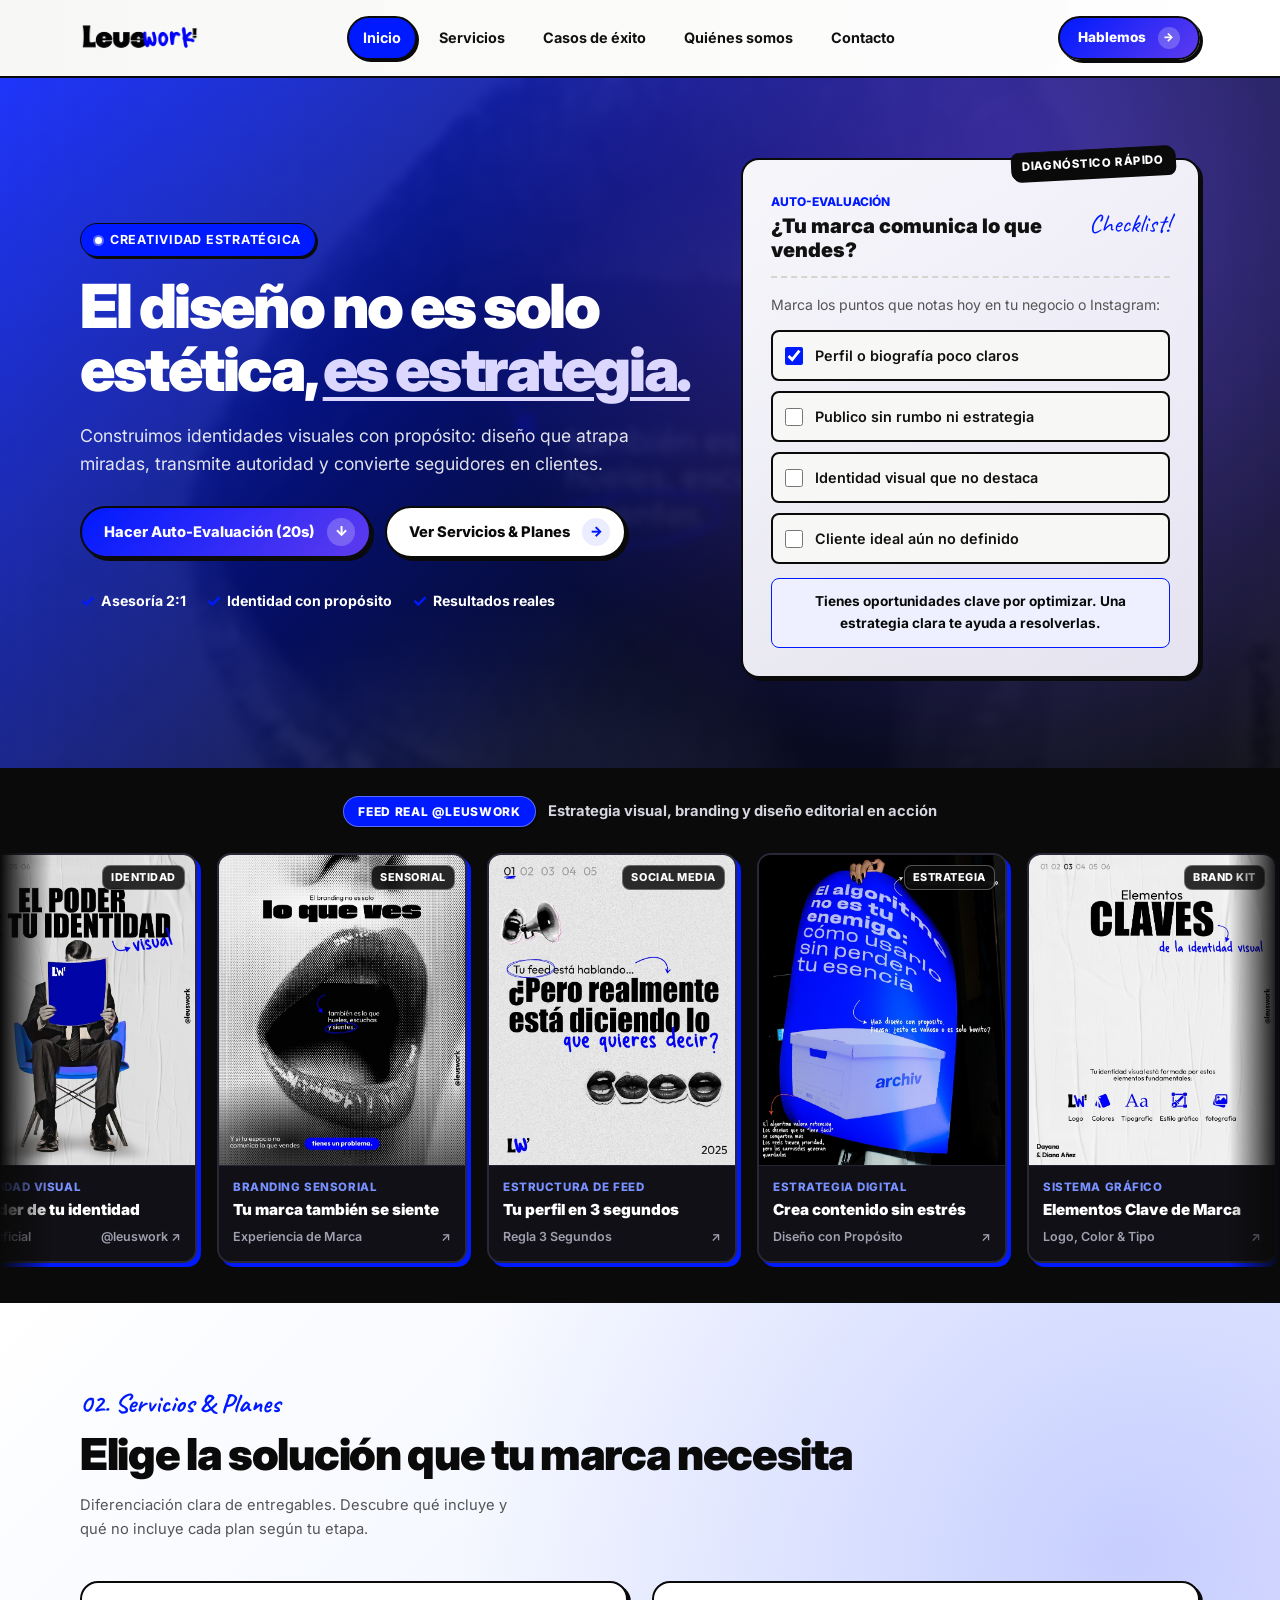
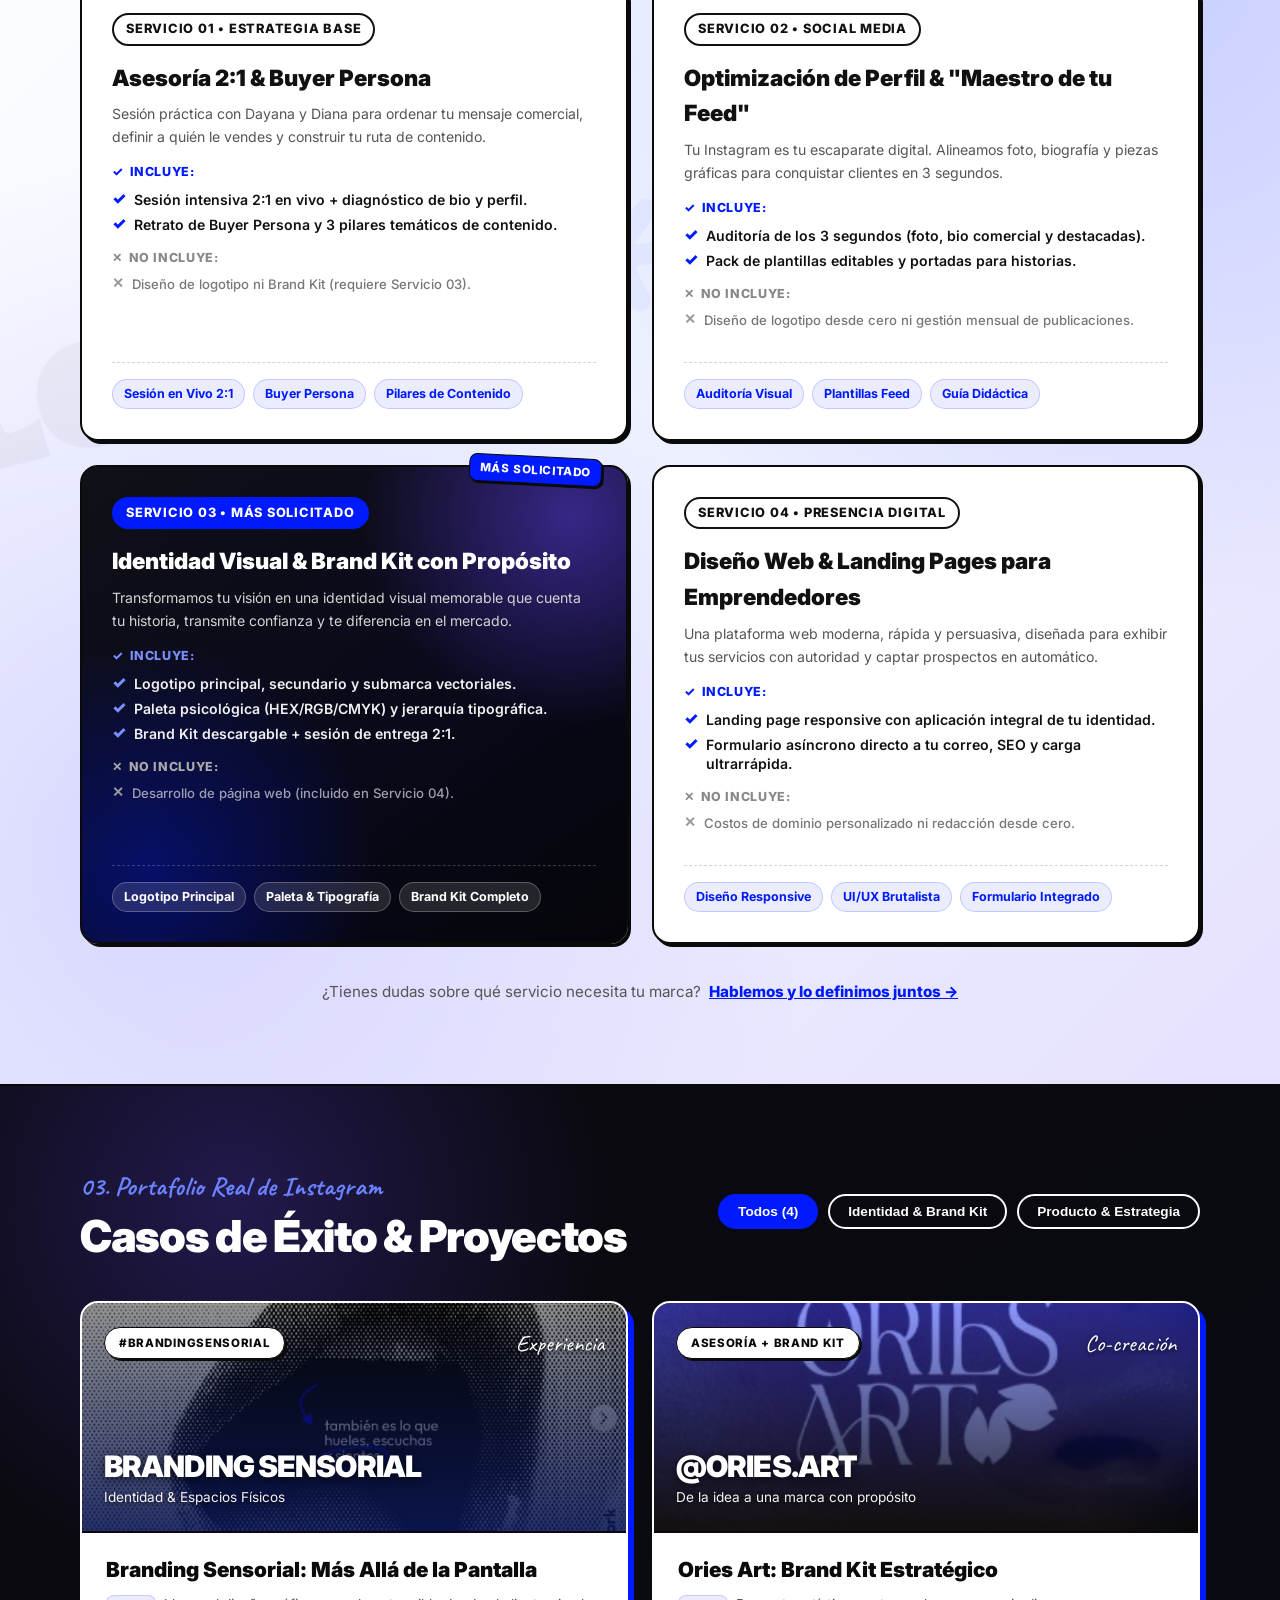
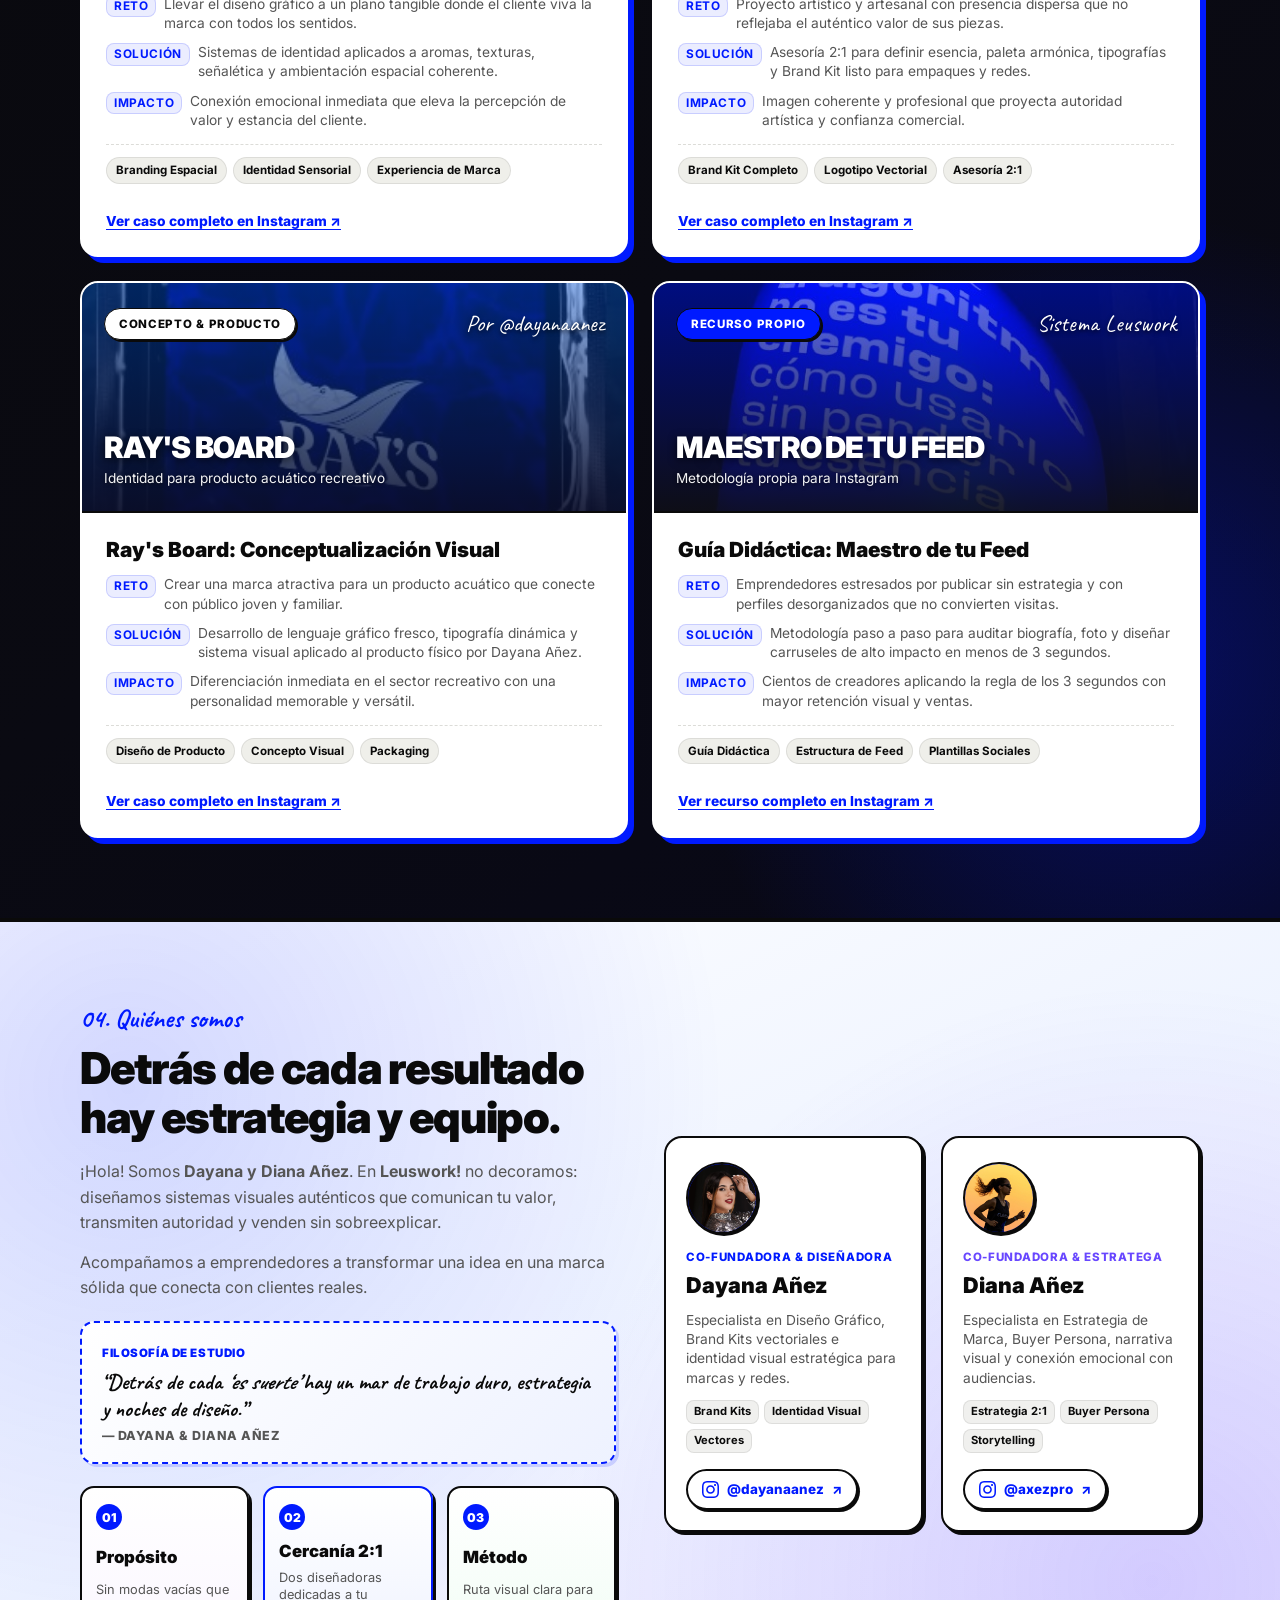
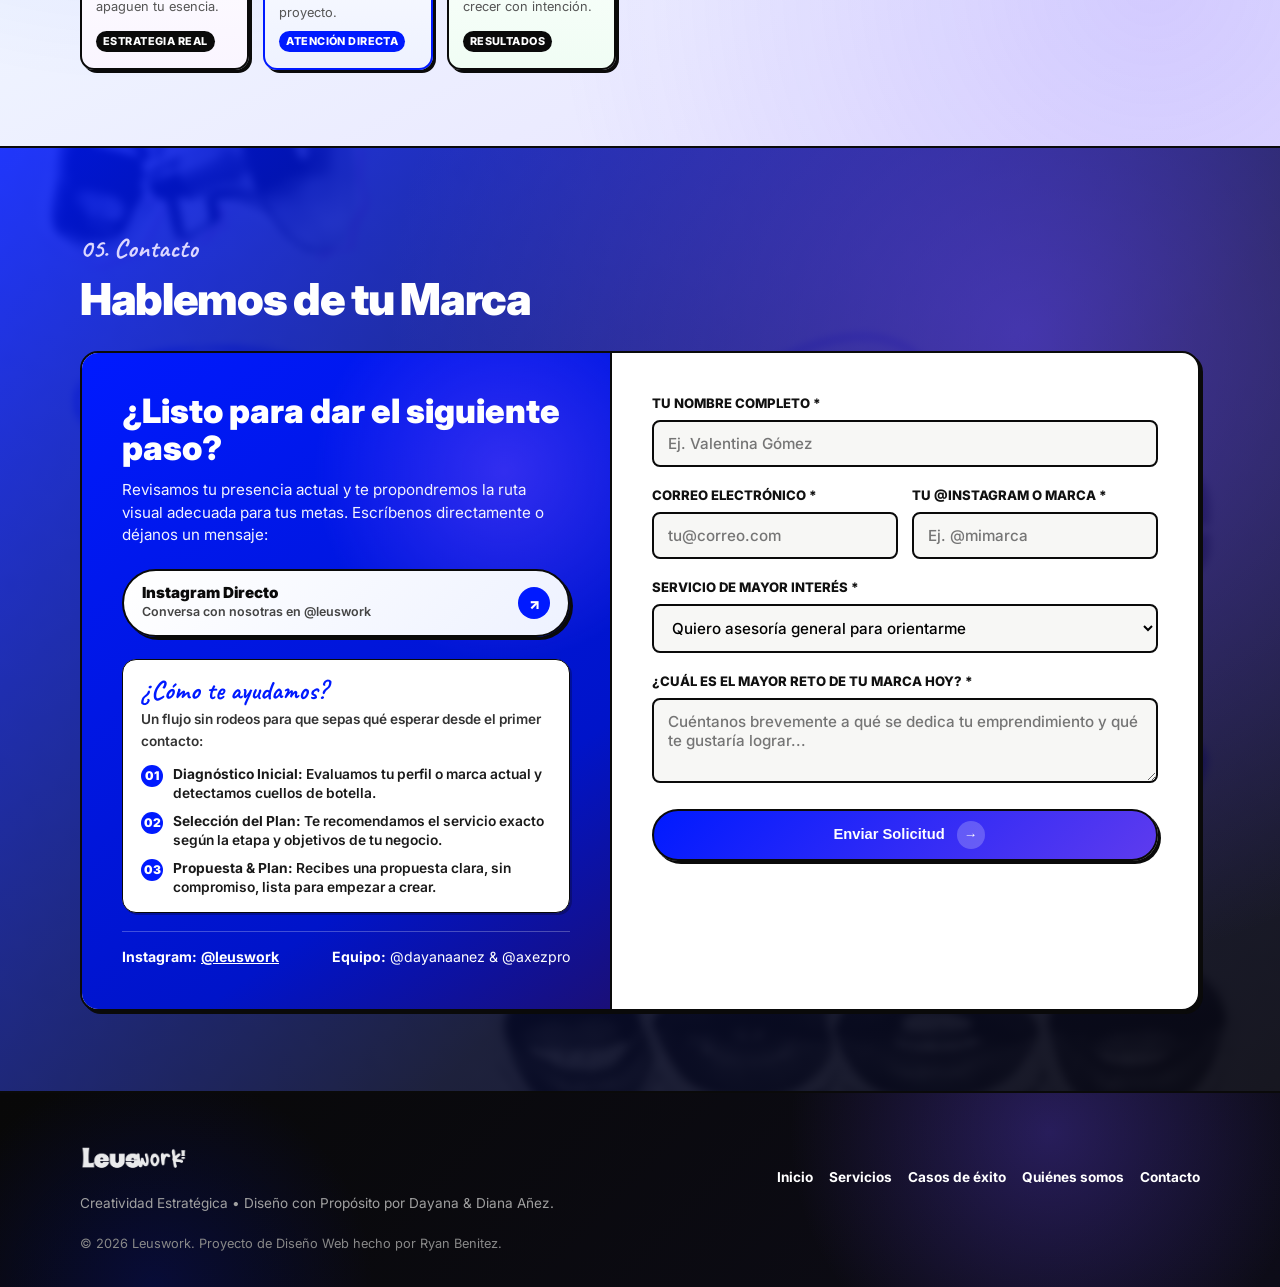
<file: index.html>
<!DOCTYPE html>
<html lang="es">

<head>
  <meta charset="UTF-8" />
  <meta name="viewport" content="width=device-width, initial-scale=1.0" />
  <title>Leuswork! | Creatividad Estratégica — Diseño, Branding y Estrategia Digital</title>
  <meta name="description"
    content="El diseño no es solo estética, es estrategia. Ayudamos a emprendedores a construir una identidad visual con propósito. Solicita tu Diagnóstico Inicial Gratuito." />
  <link rel="preconnect" href="https://fonts.googleapis.com" />
  <link rel="preconnect" href="https://fonts.gstatic.com" crossorigin />
  <link
    href="https://fonts.googleapis.com/css2?family=Caveat:wght@700&amp;family=Inter:wght@400;500;600;700;800;900&amp;display=swap"
    rel="stylesheet" />
  <link rel="stylesheet" href="styles.css" />
</head>

<body>

  <header class="site-header">
    <div class="container-lw site-header__inner">

      <a href="#inicio" class="brand-logo" aria-label="Leuswork Inicio">
        <img src="img/logo-leuswork.png" alt="Leuswork!" class="brand-logo__img" />
      </a>

      <nav class="main-nav" aria-label="Navegación principal">
        <a href="#inicio" class="main-nav__link active" data-section="inicio">Inicio</a>
        <a href="#servicios" class="main-nav__link" data-section="servicios">Servicios</a>
        <a href="#casos-exito" class="main-nav__link" data-section="casos-exito">Casos de éxito</a>
        <a href="#quienes-somos" class="main-nav__link" data-section="quienes-somos">Quiénes somos</a>
        <a href="#contacto" class="main-nav__link" data-section="contacto">Contacto</a>
      </nav>

      <div class="header-cta-desktop">
        <a href="#contacto" class="btn-lw btn-lw--primary" style="padding: 9px 18px; font-size: 0.85rem;">
          <span>Hablemos</span>
          <span class="btn-lw__circle" style="width: 22px; height: 22px; font-size: 0.72rem;">→</span>
        </a>
      </div>

      <button type="button" class="mobile-toggle" id="mobileMenuBtn" aria-label="Abrir menú móvil">
        Menú
      </button>
    </div>

    <div class="mobile-menu" id="mobileMenu">
      <div style="display: flex; flex-direction: column; gap: 10px;">
        <a href="#inicio" class="main-nav__link" onclick="closeMobileMenu()">01. Inicio</a>
        <a href="#servicios" class="main-nav__link" onclick="closeMobileMenu()">02. Servicios</a>
        <a href="#casos-exito" class="main-nav__link" onclick="closeMobileMenu()">03. Casos de éxito</a>
        <a href="#quienes-somos" class="main-nav__link" onclick="closeMobileMenu()">04. Quiénes somos</a>
        <a href="#contacto" class="main-nav__link" onclick="closeMobileMenu()">05. Contacto</a>
        <a href="#contacto" class="btn-lw btn-lw--primary" onclick="closeMobileMenu()" style="margin-top: 6px;">
          <span>Hablemos de tu marca</span>
          <span class="btn-lw__circle">→</span>
        </a>
      </div>
    </div>
  </header>

  <main>
    <!-- 01. Inicio -->
    <section id="inicio" class="hero-section">
      <img src="img/hero-bg.jpg" alt="" class="hero-bg-media" aria-hidden="true" />
      <div class="hero-bg-overlay" aria-hidden="true"></div>
      <div class="container-lw hero-grid">

        <div>
          <span class="badge-lw badge-lw--blue">
            <span class="status-dot"></span> Creatividad Estratégica
          </span>

          <h1 class="hero-title">
            El diseño no es solo estética, <span class="hero-title__highlight">es estrategia.</span>
          </h1>

          <p class="hero-lead">
            Construimos identidades visuales con propósito: diseño que atrapa miradas, transmite autoridad y convierte
            seguidores en clientes.
          </p>

          <div class="hero-actions">
            <a href="#evaluacion" class="btn-lw btn-lw--primary">
              <span>Hacer Auto-Evaluación (20s)</span>
              <span class="btn-lw__circle">↓</span>
            </a>
            <a href="#servicios" class="btn-lw btn-lw--secondary">
              <span>Ver Servicios &amp; Planes</span>
              <span class="btn-lw__circle">→</span>
            </a>
          </div>

          <div style="display: flex; flex-wrap: wrap; gap: 20px; font-size: 0.88rem; font-weight: 700;">
            <span style="display: inline-flex; align-items: center; gap: 6px;"><span
                style="color: var(--color-blue); font-size: 1.1rem; line-height: 1;">✓</span> Asesoría 2:1</span>
            <span style="display: inline-flex; align-items: center; gap: 6px;"><span
                style="color: var(--color-blue); font-size: 1.1rem; line-height: 1;">✓</span> Identidad con
              propósito</span>
            <span style="display: inline-flex; align-items: center; gap: 6px;"><span
                style="color: var(--color-blue); font-size: 1.1rem; line-height: 1;">✓</span> Resultados reales</span>
          </div>
        </div>

        <div class="audit-card" id="evaluacion">
          <span class="sticker-badge" style="position: absolute; top: -11px; right: 24px;">
            Diagnóstico Rápido
          </span>
          <div class="audit-card__header">
            <div>
              <span style="font-size: 0.75rem; font-weight: 800; color: var(--color-blue); text-transform: uppercase;">
                Auto-Evaluación
              </span>
              <h2 style="font-size: 1.25rem; font-weight: 900; line-height: 1.2;">
                ¿Tu marca comunica lo que vendes?
              </h2>
            </div>
            <span style="font-family: var(--font-hand); font-size: 1.6rem; color: var(--color-blue);">
              Checklist!
            </span>
          </div>

          <p style="font-size: 0.88rem; color: var(--color-muted); margin-bottom: 14px;">
            Marca los puntos que notas hoy en tu negocio o Instagram:
          </p>

          <div id="quickAuditList">
            <label class="check-item">
              <input type="checkbox" checked onchange="updateAuditFeedback()" />
              <span>Perfil o biografía poco claros</span>
            </label>
            <label class="check-item">
              <input type="checkbox" onchange="updateAuditFeedback()" />
              <span>Publico sin rumbo ni estrategia</span>
            </label>
            <label class="check-item">
              <input type="checkbox" onchange="updateAuditFeedback()" />
              <span>Identidad visual que no destaca</span>
            </label>
            <label class="check-item">
              <input type="checkbox" onchange="updateAuditFeedback()" />
              <span>Cliente ideal aún no definido</span>
            </label>
          </div>

          <div id="auditFeedbackBox"
            style="background-color: #EEF0FF; border: 1.5px solid var(--color-blue); border-radius: var(--radius-sm); padding: 12px 14px; margin-top: 14px; font-size: 0.85rem; font-weight: 700; color: var(--color-black); text-align: center;">
            Tienes oportunidades clave por optimizar. Una estrategia clara te ayuda a resolverlas.
          </div>
        </div>

      </div>
    </section>

    <!-- Reel Visual de Trabajos Reales (Showcase Editorial) -->
    <section class="works-reel-section" aria-label="Showcase de Trabajos Reales">
      <div class="works-reel-header">
        <span class="badge-reel">Feed Real @leuswork</span>
        <span>Estrategia visual, branding y diseño editorial en acción</span>
      </div>
      <div class="works-reel-wrapper">
        <div class="works-reel-track">
          <!-- 1. El poder de tu identidad visual -->
          <a href="https://www.instagram.com/p/DF2lw-Qgk6L/" target="_blank" rel="noopener noreferrer"
            class="works-reel-card">
            <span class="works-reel-card__badge">Identidad</span>
            <div class="works-reel-thumb">
              <img src="img/post-identidad-01.jpg" alt="El poder de tu identidad visual — Leuswork" loading="lazy" />
            </div>
            <div class="works-reel-info">
              <span class="works-reel-tag">Identidad Visual</span>
              <span class="works-reel-title">El poder de tu identidad</span>
              <span class="works-reel-sub">Post Oficial <span>@leuswork ↗</span></span>
            </div>
          </a>

          <!-- 2. Branding Sensorial -->
          <a href="https://www.instagram.com/p/DJ6w8UsomnM/" target="_blank" rel="noopener noreferrer"
            class="works-reel-card">
            <span class="works-reel-card__badge">Sensorial</span>
            <div class="works-reel-thumb">
              <img src="img/post-sensorial-01.jpg" alt="El branding no es solo lo que ves — Leuswork" loading="lazy" />
            </div>
            <div class="works-reel-info">
              <span class="works-reel-tag">Branding Sensorial</span>
              <span class="works-reel-title">Tu marca también se siente</span>
              <span class="works-reel-sub">Experiencia de Marca <span>↗</span></span>
            </div>
          </a>

          <!-- 3. Optimización de Instagram (3 Segundos) -->
          <a href="https://www.instagram.com/p/DGYiwJrgZE7/" target="_blank" rel="noopener noreferrer"
            class="works-reel-card">
            <span class="works-reel-card__badge">Social Media</span>
            <div class="works-reel-thumb">
              <img src="img/post-feed-01.jpg" alt="Tu feed está hablando — Leuswork" loading="lazy" />
            </div>
            <div class="works-reel-info">
              <span class="works-reel-tag">Estructura de Feed</span>
              <span class="works-reel-title">Tu perfil en 3 segundos</span>
              <span class="works-reel-sub">Regla 3 Segundos <span>↗</span></span>
            </div>
          </a>

          <!-- 4. Crea contenido sin estrés (Proceso claro) -->
          <a href="https://www.instagram.com/p/DGRq0TUMPeO/" target="_blank" rel="noopener noreferrer"
            class="works-reel-card">
            <span class="works-reel-card__badge">Estrategia</span>
            <div class="works-reel-thumb">
              <img src="img/post-algoritmo-01.jpg" alt="El algoritmo no es tu enemigo — Leuswork" loading="lazy" />
            </div>
            <div class="works-reel-info">
              <span class="works-reel-tag">Estrategia Digital</span>
              <span class="works-reel-title">Crea contenido sin estrés</span>
              <span class="works-reel-sub">Diseño con Propósito <span>↗</span></span>
            </div>
          </a>

          <!-- 5. Elementos Clave de Identidad -->
          <a href="https://www.instagram.com/p/DF2lw-Qgk6L/" target="_blank" rel="noopener noreferrer"
            class="works-reel-card">
            <span class="works-reel-card__badge">Brand Kit</span>
            <div class="works-reel-thumb">
              <img src="img/post-identidad-03.jpg" alt="Elementos clave de la identidad visual — Leuswork"
                loading="lazy" />
            </div>
            <div class="works-reel-info">
              <span class="works-reel-tag">Sistema Gráfico</span>
              <span class="works-reel-title">Elementos Clave de Marca</span>
              <span class="works-reel-sub">Logo, Color &amp; Tipo <span>↗</span></span>
            </div>
          </a>

          <!-- 6. Experiencia Sensorial Única -->
          <a href="https://www.instagram.com/p/DJ6w8UsomnM/" target="_blank" rel="noopener noreferrer"
            class="works-reel-card">
            <span class="works-reel-card__badge">Espacios</span>
            <div class="works-reel-thumb">
              <img src="img/post-sensorial-03.jpg" alt="Crea una experiencia sensorial única — Leuswork"
                loading="lazy" />
            </div>
            <div class="works-reel-info">
              <span class="works-reel-tag">Branding Espacial</span>
              <span class="works-reel-title">Aroma, textura &amp; luz</span>
              <span class="works-reel-sub">Conexión Emocional <span>↗</span></span>
            </div>
          </a>

          <!-- 7. Maestro de tu Feed (Guía didáctica) -->
          <a href="https://www.instagram.com/p/DMBfNpYxnuZ/" target="_blank" rel="noopener noreferrer"
            class="works-reel-card">
            <span class="works-reel-card__badge">Auditoría</span>
            <div class="works-reel-thumb">
              <img src="img/post-feed-02.jpg" alt="Un feed desordenado puede hacerte invisible — Leuswork"
                loading="lazy" />
            </div>
            <div class="works-reel-info">
              <span class="works-reel-tag">Diagnóstico Visual</span>
              <span class="works-reel-title">Maestro de tu Feed</span>
              <span class="works-reel-sub">Guía Didáctica <span>↗</span></span>
            </div>
          </a>

          <!-- 8. Diferenciación Visual: ¿Cómo te diferencias? -->
          <a href="https://www.instagram.com/p/DIUg0CJyzLH/" target="_blank" rel="noopener noreferrer"
            class="works-reel-card">
            <span class="works-reel-card__badge">Comunidad</span>
            <div class="works-reel-thumb">
              <img src="img/post-algoritmo-02.jpg" alt="Crece con intención más allá de los likes — Leuswork"
                loading="lazy" />
            </div>
            <div class="works-reel-info">
              <span class="works-reel-tag">Diferenciación</span>
              <span class="works-reel-title">¿Cómo te diferencias?</span>
              <span class="works-reel-sub">Crece con Intención <span>↗</span></span>
            </div>
          </a>

          <!-- DUPLICADOS EXACTOS PARA BUCLE INFINITO CONTINUO (16 CARDS) -->
          <a href="https://www.instagram.com/p/DF2lw-Qgk6L/" target="_blank" rel="noopener noreferrer"
            class="works-reel-card" aria-hidden="true">
            <span class="works-reel-card__badge">Identidad</span>
            <div class="works-reel-thumb">
              <img src="img/post-identidad-01.jpg" alt="El poder de tu identidad visual — Leuswork" loading="lazy" />
            </div>
            <div class="works-reel-info">
              <span class="works-reel-tag">Identidad Visual</span>
              <span class="works-reel-title">El poder de tu identidad</span>
              <span class="works-reel-sub">Post Oficial <span>@leuswork ↗</span></span>
            </div>
          </a>

          <a href="https://www.instagram.com/p/DJ6w8UsomnM/" target="_blank" rel="noopener noreferrer"
            class="works-reel-card" aria-hidden="true">
            <span class="works-reel-card__badge">Sensorial</span>
            <div class="works-reel-thumb">
              <img src="img/post-sensorial-01.jpg" alt="El branding no es solo lo que ves — Leuswork" loading="lazy" />
            </div>
            <div class="works-reel-info">
              <span class="works-reel-tag">Branding Sensorial</span>
              <span class="works-reel-title">Tu marca también se siente</span>
              <span class="works-reel-sub">Experiencia de Marca <span>↗</span></span>
            </div>
          </a>

          <a href="https://www.instagram.com/p/DGYiwJrgZE7/" target="_blank" rel="noopener noreferrer"
            class="works-reel-card" aria-hidden="true">
            <span class="works-reel-card__badge">Social Media</span>
            <div class="works-reel-thumb">
              <img src="img/post-feed-01.jpg" alt="Tu feed está hablando — Leuswork" loading="lazy" />
            </div>
            <div class="works-reel-info">
              <span class="works-reel-tag">Estructura de Feed</span>
              <span class="works-reel-title">Tu perfil en 3 segundos</span>
              <span class="works-reel-sub">Regla 3 Segundos <span>↗</span></span>
            </div>
          </a>

          <a href="https://www.instagram.com/p/DGRq0TUMPeO/" target="_blank" rel="noopener noreferrer"
            class="works-reel-card" aria-hidden="true">
            <span class="works-reel-card__badge">Estrategia</span>
            <div class="works-reel-thumb">
              <img src="img/post-algoritmo-01.jpg" alt="El algoritmo no es tu enemigo — Leuswork" loading="lazy" />
            </div>
            <div class="works-reel-info">
              <span class="works-reel-tag">Estrategia Digital</span>
              <span class="works-reel-title">Crea contenido sin estrés</span>
              <span class="works-reel-sub">Diseño con Propósito <span>↗</span></span>
            </div>
          </a>

          <a href="https://www.instagram.com/p/DF2lw-Qgk6L/" target="_blank" rel="noopener noreferrer"
            class="works-reel-card" aria-hidden="true">
            <span class="works-reel-card__badge">Brand Kit</span>
            <div class="works-reel-thumb">
              <img src="img/post-identidad-03.jpg" alt="Elementos clave de la identidad visual — Leuswork"
                loading="lazy" />
            </div>
            <div class="works-reel-info">
              <span class="works-reel-tag">Sistema Gráfico</span>
              <span class="works-reel-title">Elementos Clave de Marca</span>
              <span class="works-reel-sub">Logo, Color &amp; Tipo <span>↗</span></span>
            </div>
          </a>

          <a href="https://www.instagram.com/p/DJ6w8UsomnM/" target="_blank" rel="noopener noreferrer"
            class="works-reel-card" aria-hidden="true">
            <span class="works-reel-card__badge">Espacios</span>
            <div class="works-reel-thumb">
              <img src="img/post-sensorial-03.jpg" alt="Crea una experiencia sensorial única — Leuswork"
                loading="lazy" />
            </div>
            <div class="works-reel-info">
              <span class="works-reel-tag">Branding Espacial</span>
              <span class="works-reel-title">Aroma, textura &amp; luz</span>
              <span class="works-reel-sub">Conexión Emocional <span>↗</span></span>
            </div>
          </a>

          <a href="https://www.instagram.com/p/DMBfNpYxnuZ/" target="_blank" rel="noopener noreferrer"
            class="works-reel-card" aria-hidden="true">
            <span class="works-reel-card__badge">Auditoría</span>
            <div class="works-reel-thumb">
              <img src="img/post-feed-02.jpg" alt="Un feed desordenado puede hacerte invisible — Leuswork"
                loading="lazy" />
            </div>
            <div class="works-reel-info">
              <span class="works-reel-tag">Diagnóstico Visual</span>
              <span class="works-reel-title">Maestro de tu Feed</span>
              <span class="works-reel-sub">Guía Didáctica <span>↗</span></span>
            </div>
          </a>

          <a href="https://www.instagram.com/p/DIUg0CJyzLH/" target="_blank" rel="noopener noreferrer"
            class="works-reel-card" aria-hidden="true">
            <span class="works-reel-card__badge">Comunidad</span>
            <div class="works-reel-thumb">
              <img src="img/post-algoritmo-02.jpg" alt="Crece con intención más allá de los likes — Leuswork"
                loading="lazy" />
            </div>
            <div class="works-reel-info">
              <span class="works-reel-tag">Diferenciación</span>
              <span class="works-reel-title">¿Cómo te diferencias?</span>
              <span class="works-reel-sub">Crece con Intención <span>↗</span></span>
            </div>
          </a>
        </div>
      </div>
    </section>

    <!-- 02. Servicios -->
    <section id="servicios" class="services-section">
      <div class="watermark-bg watermark-bg--services" aria-hidden="true"></div>
      <div class="container-lw">

        <div class="section-header"
          style="display: flex; justify-content: space-between; align-items: flex-end; flex-wrap: wrap; gap: 16px;">
          <div>
            <span class="section-subtitle">02. Servicios &amp; Planes</span>
            <h2 class="section-title">Elige la solución que tu marca necesita</h2>
          </div>
          <p style="max-width: 440px; font-size: 0.92rem; color: var(--color-muted);">
            Diferenciación clara de entregables. Descubre qué incluye y qué no incluye cada plan según tu etapa.
          </p>
        </div>

        <div class="services-grid">

          <!-- Servicio 01: Asesoría 2:1 -->
          <article class="service-card">
            <div>
              <span class="service-number">Servicio 01 • Estrategia Base</span>
              <h3 style="font-size: 1.4rem; font-weight: 900; margin-bottom: 8px;">
                Asesoría 2:1 &amp; Buyer Persona
              </h3>
              <p style="font-size: 0.88rem; color: var(--color-muted); margin-bottom: 14px;">
                Sesión práctica con Dayana y Diana para ordenar tu mensaje comercial, definir a quién le vendes y
                construir tu ruta de contenido.
              </p>

              <div class="plan-group">
                <div class="plan-group-title plan-group-title--included">
                  <span>✓</span> Incluye:
                </div>
                <ul class="feature-list">
                  <li class="feature-item feature-item--included">
                    <span class="feature-icon">✓</span>
                    <span>Sesión intensiva 2:1 en vivo + diagnóstico de bio y perfil.</span>
                  </li>
                  <li class="feature-item feature-item--included">
                    <span class="feature-icon">✓</span>
                    <span>Retrato de Buyer Persona y 3 pilares temáticos de contenido.</span>
                  </li>
                </ul>

                <div class="plan-group-title plan-group-title--excluded">
                  <span>✕</span> No incluye:
                </div>
                <ul class="feature-list">
                  <li class="feature-item feature-item--excluded">
                    <span class="feature-icon">✕</span>
                    <span>Diseño de logotipo ni Brand Kit (requiere Servicio 03).</span>
                  </li>
                </ul>
              </div>
            </div>
            <div class="service-tags">
              <span class="service-tag">Sesión en Vivo 2:1</span>
              <span class="service-tag">Buyer Persona</span>
              <span class="service-tag">Pilares de Contenido</span>
            </div>
          </article>

          <!-- Servicio 02: Optimización de Perfil -->
          <article class="service-card">
            <div>
              <span class="service-number">Servicio 02 • Social Media</span>
              <h3 style="font-size: 1.4rem; font-weight: 900; margin-bottom: 8px;">
                Optimización de Perfil &amp; "Maestro de tu Feed"
              </h3>
              <p style="font-size: 0.88rem; color: var(--color-muted); margin-bottom: 14px;">
                Tu Instagram es tu escaparate digital. Alineamos foto, biografía y piezas gráficas para conquistar
                clientes en 3 segundos.
              </p>

              <div class="plan-group">
                <div class="plan-group-title plan-group-title--included">
                  <span>✓</span> Incluye:
                </div>
                <ul class="feature-list">
                  <li class="feature-item feature-item--included">
                    <span class="feature-icon">✓</span>
                    <span>Auditoría de los 3 segundos (foto, bio comercial y destacadas).</span>
                  </li>
                  <li class="feature-item feature-item--included">
                    <span class="feature-icon">✓</span>
                    <span>Pack de plantillas editables y portadas para historias.</span>
                  </li>
                </ul>

                <div class="plan-group-title plan-group-title--excluded">
                  <span>✕</span> No incluye:
                </div>
                <ul class="feature-list">
                  <li class="feature-item feature-item--excluded">
                    <span class="feature-icon">✕</span>
                    <span>Diseño de logotipo desde cero ni gestión mensual de publicaciones.</span>
                  </li>
                </ul>
              </div>
            </div>
            <div class="service-tags">
              <span class="service-tag">Auditoría Visual</span>
              <span class="service-tag">Plantillas Feed</span>
              <span class="service-tag">Guía Didáctica</span>
            </div>
          </article>

          <!-- Servicio 03: Identidad Visual & Brand Kit (Destacado) -->
          <article class="service-card service-card--featured">
            <span class="sticker-badge sticker-badge--accent"
              style="position: absolute; top: -11px; right: 24px; transform: rotate(3deg);">
              Más Solicitado
            </span>
            <div>
              <span class="service-number"
                style="border-color: var(--color-blue); background-color: var(--color-blue); color: #FFFFFF;">
                Servicio 03 • Más Solicitado
              </span>
              <h3 style="font-size: 1.4rem; font-weight: 900; margin-bottom: 8px;">
                Identidad Visual &amp; Brand Kit con Propósito
              </h3>
              <p style="font-size: 0.88rem; color: #D4D4D4; margin-bottom: 14px;">
                Transformamos tu visión en una identidad visual memorable que cuenta tu historia, transmite confianza y
                te diferencia en el mercado.
              </p>

              <div class="plan-group">
                <div class="plan-group-title plan-group-title--included">
                  <span>✓</span> Incluye:
                </div>
                <ul class="feature-list">
                  <li class="feature-item feature-item--included">
                    <span class="feature-icon">✓</span>
                    <span>Logotipo principal, secundario y submarca vectoriales.</span>
                  </li>
                  <li class="feature-item feature-item--included">
                    <span class="feature-icon">✓</span>
                    <span>Paleta psicológica (HEX/RGB/CMYK) y jerarquía tipográfica.</span>
                  </li>
                  <li class="feature-item feature-item--included">
                    <span class="feature-icon">✓</span>
                    <span>Brand Kit descargable + sesión de entrega 2:1.</span>
                  </li>
                </ul>

                <div class="plan-group-title plan-group-title--excluded">
                  <span>✕</span> No incluye:
                </div>
                <ul class="feature-list">
                  <li class="feature-item feature-item--excluded">
                    <span class="feature-icon">✕</span>
                    <span>Desarrollo de página web (incluido en Servicio 04).</span>
                  </li>
                </ul>
              </div>
            </div>
            <div class="service-tags">
              <span class="service-tag">Logotipo Principal</span>
              <span class="service-tag">Paleta &amp; Tipografía</span>
              <span class="service-tag">Brand Kit Completo</span>
            </div>
          </article>

          <!-- Servicio 04: Diseño Web & Landing Pages -->
          <article class="service-card">
            <div>
              <span class="service-number">Servicio 04 • Presencia Digital</span>
              <h3 style="font-size: 1.4rem; font-weight: 900; margin-bottom: 8px;">
                Diseño Web &amp; Landing Pages para Emprendedores
              </h3>
              <p style="font-size: 0.88rem; color: var(--color-muted); margin-bottom: 14px;">
                Una plataforma web moderna, rápida y persuasiva, diseñada para exhibir tus servicios con autoridad y
                captar prospectos en automático.
              </p>

              <div class="plan-group">
                <div class="plan-group-title plan-group-title--included">
                  <span>✓</span> Incluye:
                </div>
                <ul class="feature-list">
                  <li class="feature-item feature-item--included">
                    <span class="feature-icon">✓</span>
                    <span>Landing page responsive con aplicación integral de tu identidad.</span>
                  </li>
                  <li class="feature-item feature-item--included">
                    <span class="feature-icon">✓</span>
                    <span>Formulario asíncrono directo a tu correo, SEO y carga ultrarrápida.</span>
                  </li>
                </ul>

                <div class="plan-group-title plan-group-title--excluded">
                  <span>✕</span> No incluye:
                </div>
                <ul class="feature-list">
                  <li class="feature-item feature-item--excluded">
                    <span class="feature-icon">✕</span>
                    <span>Costos de dominio personalizado ni redacción desde cero.</span>
                  </li>
                </ul>
              </div>
            </div>
            <div class="service-tags">
              <span class="service-tag">Diseño Responsive</span>
              <span class="service-tag">UI/UX Brutalista</span>
              <span class="service-tag">Formulario Integrado</span>
            </div>
          </article>

        </div>

        <div style="text-align: center; margin-top: 36px;">
          <p style="font-size: 0.95rem; color: var(--color-muted);">
            ¿Tienes dudas sobre qué servicio necesita tu marca?
            <a href="#contacto"
              style="color: var(--color-blue); font-weight: 800; text-decoration: underline; margin-left: 4px;">
              Hablemos y lo definimos juntos →
            </a>
          </p>
        </div>

      </div>
    </section>

    <!-- 03. Casos de éxito -->
    <section id="casos-exito" class="portfolio-section">
      <div class="container-lw">

        <div class="section-header"
          style="display: flex; justify-content: space-between; align-items: flex-end; flex-wrap: wrap; gap: 20px;">
          <div>
            <span class="section-subtitle" style="color: #6B82FF;">03. Portafolio Real de Instagram</span>
            <h2 class="section-title" style="color: #FFFFFF;">Casos de Éxito & Proyectos</h2>
          </div>

          <div class="filter-bar" role="tablist">
            <button type="button" class="filter-btn active" onclick="filterCases('todos', this)">Todos (4)</button>
            <button type="button" class="filter-btn" onclick="filterCases('branding', this)">Identidad & Brand
              Kit</button>
            <button type="button" class="filter-btn" onclick="filterCases('estrategia', this)">Producto &
              Estrategia</button>
          </div>
        </div>

        <div class="portfolio-grid">

          <article class="case-card" data-category="branding">
            <div>
              <div class="case-visual case-visual--branding-sensorial">
                <div class="case-visual__top">
                  <span class="badge-lw case-visual__badge">#BrandingSensorial</span>
                  <span class="case-visual__cursive">Experiencia</span>
                </div>
                <div class="case-visual__bottom">
                  <p class="case-visual__title">BRANDING SENSORIAL</p>
                  <span class="case-visual__subtitle">Identidad &amp; Espacios Físicos</span>
                </div>
              </div>
              <div class="case-body">
                <h3 class="case-body__title">
                  Branding Sensorial: Más Allá de la Pantalla
                </h3>
                <div class="case-study-details">
                  <div class="case-study-item">
                    <strong>Reto</strong>
                    <span>Llevar el diseño gráfico a un plano tangible donde el cliente viva la marca con todos los
                      sentidos.</span>
                  </div>
                  <div class="case-study-item">
                    <strong>Solución</strong>
                    <span>Sistemas de identidad aplicados a aromas, texturas, señalética y ambientación espacial
                      coherente.</span>
                  </div>
                  <div class="case-study-item">
                    <strong>Impacto</strong>
                    <span>Conexión emocional inmediata que eleva la percepción de valor y estancia del cliente.</span>
                  </div>
                </div>
                <div class="case-study-tags">
                  <span class="case-study-tag">Branding Espacial</span>
                  <span class="case-study-tag">Identidad Sensorial</span>
                  <span class="case-study-tag">Experiencia de Marca</span>
                </div>
              </div>
            </div>
            <div style="padding: 0 24px 22px;">
              <a href="https://www.instagram.com/p/DJ6w8UsomnM/" target="_blank" rel="noopener noreferrer"
                class="case-link-text">
                Ver caso completo en Instagram ↗
              </a>
            </div>
          </article>

          <article class="case-card" data-category="branding">
            <div>
              <div class="case-visual case-visual--ories">
                <div class="case-visual__top">
                  <span class="badge-lw case-visual__badge">Asesoría + Brand Kit</span>
                  <span class="case-visual__cursive">Co-creación</span>
                </div>
                <div class="case-visual__bottom">
                  <p class="case-visual__title">@ORIES.ART</p>
                  <span class="case-visual__subtitle">De la idea a una marca con propósito</span>
                </div>
              </div>
              <div class="case-body">
                <h3 class="case-body__title">
                  Ories Art: Brand Kit Estratégico
                </h3>
                <div class="case-study-details">
                  <div class="case-study-item">
                    <strong>Reto</strong>
                    <span>Proyecto artístico y artesanal con presencia dispersa que no reflejaba el auténtico valor de
                      sus piezas.</span>
                  </div>
                  <div class="case-study-item">
                    <strong>Solución</strong>
                    <span>Asesoría 2:1 para definir esencia, paleta armónica, tipografías y Brand Kit listo para
                      empaques y redes.</span>
                  </div>
                  <div class="case-study-item">
                    <strong>Impacto</strong>
                    <span>Imagen coherente y profesional que proyecta autoridad artística y confianza comercial.</span>
                  </div>
                </div>
                <div class="case-study-tags">
                  <span class="case-study-tag">Brand Kit Completo</span>
                  <span class="case-study-tag">Logotipo Vectorial</span>
                  <span class="case-study-tag">Asesoría 2:1</span>
                </div>
              </div>
            </div>
            <div style="padding: 0 24px 22px;">
              <a href="https://www.instagram.com/p/DG9l-vggtOB/" target="_blank" rel="noopener noreferrer"
                class="case-link-text">
                Ver caso completo en Instagram ↗
              </a>
            </div>
          </article>

          <article class="case-card" data-category="estrategia">
            <div>
              <div class="case-visual case-visual--rays">
                <div class="case-visual__top">
                  <span class="badge-lw case-visual__badge">Concepto &amp; Producto</span>
                  <span class="case-visual__cursive">Por @dayanaanez</span>
                </div>
                <div class="case-visual__bottom">
                  <p class="case-visual__title">RAY'S BOARD</p>
                  <span class="case-visual__subtitle">Identidad para producto acuático recreativo</span>
                </div>
              </div>
              <div class="case-body">
                <h3 class="case-body__title">
                  Ray's Board: Conceptualización Visual
                </h3>
                <div class="case-study-details">
                  <div class="case-study-item">
                    <strong>Reto</strong>
                    <span>Crear una marca atractiva para un producto acuático que conecte con público joven y
                      familiar.</span>
                  </div>
                  <div class="case-study-item">
                    <strong>Solución</strong>
                    <span>Desarrollo de lenguaje gráfico fresco, tipografía dinámica y sistema visual aplicado al
                      producto físico por Dayana Añez.</span>
                  </div>
                  <div class="case-study-item">
                    <strong>Impacto</strong>
                    <span>Diferenciación inmediata en el sector recreativo con una personalidad memorable y
                      versátil.</span>
                  </div>
                </div>
                <div class="case-study-tags">
                  <span class="case-study-tag">Diseño de Producto</span>
                  <span class="case-study-tag">Concepto Visual</span>
                  <span class="case-study-tag">Packaging</span>
                </div>
              </div>
            </div>
            <div style="padding: 0 24px 22px;">
              <a href="https://www.instagram.com/p/C1Gf4BuAB2I/" target="_blank" rel="noopener noreferrer"
                class="case-link-text">
                Ver caso completo en Instagram ↗
              </a>
            </div>
          </article>

          <article class="case-card" data-category="estrategia">
            <div>
              <div class="case-visual case-visual--guia">
                <div class="case-visual__top">
                  <span class="badge-lw badge-lw--blue case-visual__badge">Recurso Propio</span>
                  <span class="case-visual__cursive">Sistema Leuswork</span>
                </div>
                <div class="case-visual__bottom">
                  <p class="case-visual__title">MAESTRO DE TU FEED</p>
                  <span class="case-visual__subtitle">Metodología propia para Instagram</span>
                </div>
              </div>
              <div class="case-body">
                <h3 class="case-body__title">
                  Guía Didáctica: Maestro de tu Feed
                </h3>
                <div class="case-study-details">
                  <div class="case-study-item">
                    <strong>Reto</strong>
                    <span>Emprendedores estresados por publicar sin estrategia y con perfiles desorganizados que no
                      convierten visitas.</span>
                  </div>
                  <div class="case-study-item">
                    <strong>Solución</strong>
                    <span>Metodología paso a paso para auditar biografía, foto y diseñar carruseles de alto impacto en
                      menos de 3 segundos.</span>
                  </div>
                  <div class="case-study-item">
                    <strong>Impacto</strong>
                    <span>Cientos de creadores aplicando la regla de los 3 segundos con mayor retención visual y
                      ventas.</span>
                  </div>
                </div>
                <div class="case-study-tags">
                  <span class="case-study-tag">Guía Didáctica</span>
                  <span class="case-study-tag">Estructura de Feed</span>
                  <span class="case-study-tag">Plantillas Sociales</span>
                </div>
              </div>
            </div>
            <div style="padding: 0 24px 22px;">
              <a href="https://www.instagram.com/p/DMBfNpYxnuZ/" target="_blank" rel="noopener noreferrer"
                class="case-link-text">
                Ver recurso completo en Instagram ↗
              </a>
            </div>
          </article>

        </div>
      </div>
    </section>

    <!-- 04. Quiénes somos -->
    <section id="quienes-somos" class="about-section">
      <div class="container-lw about-grid">

        <div>
          <span class="section-subtitle">04. Quiénes somos</span>
          <h2 class="section-title" style="margin-bottom: 18px;">
            Detrás de cada resultado hay estrategia y equipo.
          </h2>
          <p style="margin-bottom: 14px; color: var(--color-muted);">
            ¡Hola! Somos <strong>Dayana y Diana Añez</strong>. En <strong>Leuswork!</strong> no decoramos:
            diseñamos sistemas visuales auténticos que comunican tu valor, transmiten autoridad y venden sin
            sobreexplicar.
          </p>
          <p style="color: var(--color-muted); margin-bottom: 20px;">
            Acompañamos a emprendedores a transformar una idea en una marca sólida que conecta con clientes reales.
          </p>

          <!-- Manifiesto Leuswork Oficial -->
          <div class="manifesto-badge-box">
            <span class="manifesto-tag">Filosofía de Estudio</span>
            <p class="manifesto-quote">
              “Detrás de cada <em>‘es suerte’</em> hay un mar de trabajo duro, estrategia y noches de diseño.”
            </p>
            <span class="manifesto-sign">— Dayana &amp; Diana Añez</span>
          </div>

          <div class="pillars-grid">
            <div class="pillar-box pillar-box--purpose">
              <span class="pillar-box__num">01</span>
              <strong class="pillar-box__title">Propósito</strong>
              <span class="pillar-box__desc">Sin modas vacías que apaguen tu esencia.</span>
              <span class="pillar-box__badge">Estrategia Real</span>
            </div>
            <div class="pillar-box pillar-box--proximity">
              <span class="pillar-box__num">02</span>
              <strong class="pillar-box__title">Cercanía 2:1</strong>
              <span class="pillar-box__desc">Dos diseñadoras dedicadas a tu proyecto.</span>
              <span class="pillar-box__badge">Atención Directa</span>
            </div>
            <div class="pillar-box pillar-box--method">
              <span class="pillar-box__num">03</span>
              <strong class="pillar-box__title">Método</strong>
              <span class="pillar-box__desc">Ruta visual clara para crecer con intención.</span>
              <span class="pillar-box__badge">Resultados</span>
            </div>
          </div>
        </div>

        <div class="founders-box">

          <article class="founder-card founder-card--dayana">
            <div>
              <div class="founder-avatar">
                <img src="img/dayana.jpg" alt="Foto de Dayana Añez — Co-Fundadora y Diseñadora" loading="lazy" />
              </div>
              <span class="founder-card__role">
                Co-Fundadora &amp; Diseñadora
              </span>
              <h3 class="founder-card__name">
                Dayana Añez
              </h3>
              <p class="founder-card__bio">
                Especialista en Diseño Gráfico, Brand Kits vectoriales e identidad visual estratégica para marcas y
                redes.
              </p>
              <div class="founder-skills">
                <span class="founder-skill">Brand Kits</span>
                <span class="founder-skill">Identidad Visual</span>
                <span class="founder-skill">Vectores</span>
              </div>
            </div>
            <a href="https://www.instagram.com/dayanaanez/" target="_blank" rel="noopener noreferrer"
              class="founder-ig-link">
              <img src="img/instagram-icon.svg" alt="" class="founder-ig-icon" aria-hidden="true" />
              <span>@dayanaanez</span>
              <span class="founder-ig-arrow">↗</span>
            </a>
          </article>

          <article class="founder-card founder-card--diana">
            <div>
              <div class="founder-avatar">
                <img src="img/diana.jpg" alt="Foto de Diana Añez — Co-Fundadora y Estratega" loading="lazy" />
              </div>
              <span class="founder-card__role">
                Co-Fundadora &amp; Estratega
              </span>
              <h3 class="founder-card__name">
                Diana Añez
              </h3>
              <p class="founder-card__bio">
                Especialista en Estrategia de Marca, Buyer Persona, narrativa visual y conexión emocional con
                audiencias.
              </p>
              <div class="founder-skills">
                <span class="founder-skill">Estrategia 2:1</span>
                <span class="founder-skill">Buyer Persona</span>
                <span class="founder-skill">Storytelling</span>
              </div>
            </div>
            <a href="https://www.instagram.com/axezpro/" target="_blank" rel="noopener noreferrer"
              class="founder-ig-link">
              <img src="img/instagram-icon.svg" alt="" class="founder-ig-icon" aria-hidden="true" />
              <span>@axezpro</span>
              <span class="founder-ig-arrow">↗</span>
            </a>
          </article>

        </div>

      </div>
    </section>

    <!-- 05. Contacto -->
    <section id="contacto" class="contact-section">
      <img src="img/contact-bg.jpg" alt="" class="hero-bg-media" aria-hidden="true" />
      <div class="hero-bg-overlay" aria-hidden="true"></div>
      <div class="container-lw">

        <div class="section-header" style="margin-bottom: 28px;">
          <span class="section-subtitle">05. Contacto</span>
          <h2 class="section-title">Hablemos de tu Marca</h2>
        </div>

        <div class="contact-wrapper">

          <div class="contact-info">
            <div>
              <h2 style="font-size: 2.1rem; font-weight: 900; line-height: 1.1; margin-bottom: 12px;">
                ¿Listo para dar el siguiente paso?
              </h2>
              <p style="font-size: 0.95rem; opacity: 0.95; margin-bottom: 22px; line-height: 1.5;">
                Revisamos tu presencia actual y te propondremos la ruta visual adecuada para tus metas. Escríbenos
                directamente o déjanos un mensaje:
              </p>

              <!-- Canal de Contacto Directo -->
              <div class="direct-contact-group">
                <a href="https://ig.me/m/leuswork" target="_blank" rel="noopener noreferrer"
                  class="direct-btn direct-btn--ig">
                  <div class="direct-btn__content">
                    <span class="direct-btn__title">Instagram Directo</span>
                    <span class="direct-btn__desc">Conversa con nosotras en @leuswork</span>
                  </div>
                  <span class="direct-btn__circle">↗</span>
                </a>
              </div>

              <!-- Guía "¿Cómo te ayudamos?" (Sin Proceso Transparente, Alto Contraste) -->
              <div class="contact-guide-card">
                <p class="contact-guide-card__title">
                  ¿Cómo te ayudamos?
                </p>
                <p style="font-size: 0.85rem; color: #333333; margin-bottom: 12px; font-weight: 600;">
                  Un flujo sin rodeos para que sepas qué esperar desde el primer contacto:
                </p>
                <ul class="contact-guide-card__steps">
                  <li class="contact-guide-card__step">
                    <span class="contact-guide-card__num">01</span>
                    <span><strong>Diagnóstico Inicial:</strong> Evaluamos tu perfil o marca actual y detectamos cuellos
                      de botella.</span>
                  </li>
                  <li class="contact-guide-card__step">
                    <span class="contact-guide-card__num">02</span>
                    <span><strong>Selección del Plan:</strong> Te recomendamos el servicio exacto según la etapa y
                      objetivos de tu negocio.</span>
                  </li>
                  <li class="contact-guide-card__step">
                    <span class="contact-guide-card__num">03</span>
                    <span><strong>Propuesta &amp; Plan:</strong> Recibes una propuesta clara, sin compromiso, lista para
                      empezar a crear.</span>
                  </li>
                </ul>
              </div>
            </div>

            <div
              style="font-size: 0.88rem; border-top: 1px solid rgba(255,255,255,0.25); padding-top: 14px; display: flex; justify-content: space-between; align-items: center; flex-wrap: wrap; gap: 8px;">
              <span><strong>Instagram:</strong> <a href="https://www.instagram.com/leuswork/" target="_blank"
                  rel="noopener noreferrer" style="text-decoration: underline; font-weight: 700;">@leuswork</a></span>
              <span><strong>Equipo:</strong> @dayanaanez &amp; @axezpro</span>
            </div>
          </div>

          <div class="contact-form-box">
            <form id="diagnosticForm" novalidate>

              <div class="form-group">
                <label class="form-label" for="nombre">Tu Nombre Completo *</label>
                <input type="text" id="nombre" name="Nombre" class="form-input" placeholder="Ej. Valentina Gómez"
                  required />
              </div>

              <div class="form-grid-2">
                <div class="form-group">
                  <label class="form-label" for="correo">Correo Electrónico *</label>
                  <input type="email" id="correo" name="Email" class="form-input" placeholder="tu@correo.com"
                    required />
                </div>
                <div class="form-group">
                  <label class="form-label" for="instagram">Tu @Instagram o Marca *</label>
                  <input type="text" id="instagram" name="Instagram" class="form-input" placeholder="Ej. @mimarca"
                    required />
                </div>
              </div>

              <div class="form-group">
                <label class="form-label" for="servicioInteres">Servicio de Mayor Interés *</label>
                <select id="servicioInteres" name="Servicio_Interes" class="form-select">
                  <option value="Asesoría Inicial General">Quiero asesoría general para orientarme</option>
                  <option value="Identidad Visual & Brand Kit">Identidad Visual & Brand Kit</option>
                  <option value="Asesoría 2:1 & Buyer Persona">Asesoría 2:1 & Definición de Buyer Persona</option>
                  <option value="Optimización de Instagram & Feed">Optimización de Instagram & Guía Maestro de tu Feed
                  </option>
                  <option value="Diseño Web & Landing Pages">Diseño Web & Landing Pages</option>
                </select>
              </div>

              <div class="form-group">
                <label class="form-label" for="mensaje">¿Cuál es el mayor reto de tu marca hoy? *</label>
                <textarea id="mensaje" name="Mensaje_o_Reto" rows="3" class="form-textarea"
                  placeholder="Cuéntanos brevemente a qué se dedica tu emprendimiento y qué te gustaría lograr..."
                  required></textarea>
              </div>

              <div id="formError"
                style="display: none; background-color: #FEE2E2; border: 2px solid #DC2626; color: #991B1B; padding: 10px 14px; border-radius: var(--radius-sm); font-size: 0.85rem; font-weight: 700; margin-bottom: 14px;">
                Por favor completa todos los campos obligatorios (*) con un correo válido.
              </div>

              <button type="submit" class="btn-lw btn-lw--primary" style="width: 100%;">
                <span>Enviar Solicitud</span>
                <span class="btn-lw__circle">→</span>
              </button>
            </form>

            <div id="formSuccess" style="display: none; text-align: center; padding: 32px 16px;">
              <div
                style="width: 56px; height: 56px; border-radius: 50%; background-color: var(--color-blue); color: #FFFFFF; display: flex; align-items: center; justify-content: center; font-size: 1.6rem; font-weight: 900; margin: 0 auto 16px; border: 2px solid var(--color-black);">
                ✓
              </div>
              <h4 style="font-size: 1.5rem; font-weight: 900; margin-bottom: 8px;">
                ¡Solicitud Recibida con Éxito!
              </h4>
              <p id="successText" style="font-size: 0.92rem; color: var(--color-muted); margin-bottom: 20px;"></p>
              <button type="button" class="btn-lw btn-lw--secondary" onclick="resetForm()">
                <span>Enviar otra solicitud</span>
                <span class="btn-lw__circle">↺</span>
              </button>
            </div>
          </div>

        </div>

      </div>
    </section>
  </main>

  <footer class="site-footer">
    <div class="container-lw"
      style="display: flex; justify-content: space-between; align-items: center; flex-wrap: wrap; gap: 20px;">
      <div>
        <a href="#inicio" class="brand-logo" aria-label="Leuswork Inicio">
          <img src="img/logo-leuswork.png" alt="Leuswork!" class="brand-logo__img brand-logo__img--footer" />
        </a>
        <p style="font-size: 0.85rem; color: #A0A0A0; margin-top: 8px;">
          Creatividad Estratégica • Diseño con Propósito por Dayana & Diana Añez.
        </p>
      </div>

      <div style="display: flex; gap: 16px; font-size: 0.85rem; font-weight: 700;">
        <a href="#inicio">Inicio</a>
        <a href="#servicios">Servicios</a>
        <a href="#casos-exito">Casos de éxito</a>
        <a href="#quienes-somos">Quiénes somos</a>
        <a href="#contacto">Contacto</a>
      </div>

      <div style="font-size: 0.8rem; color: #888888;">
        © 2026 Leuswork. Proyecto de Diseño Web hecho por Ryan Benitez.
      </div>
    </div>
  </footer>
  <script src="script.js"></script>
</body>

</html>
</file>
<file: styles.css>
/* ==========================================================================
   1. VARIABLES CSS (:root)
   ========================================================================== */
:root {
  --color-black: #0A0A0A;
  --color-blue: #001AFF;
  --color-blue-hover: #0012B8;
  --color-bg: #F7F7F5;
  --color-surface: #FFFFFF;
  --color-text: #111111;
  --color-muted: #555555;
  --color-border: #0A0A0A;
  --color-purple: #6847FF;
  --color-purple-soft: #DCD7FF;

  --font-main: 'Inter', -apple-system, BlinkMacSystemFont, sans-serif;
  --font-hand: 'Caveat', cursive;

  --radius-sm: 8px;
  --radius-md: 14px;
  --radius-lg: 18px;
  --radius-pill: 9999px;

  --shadow-card: 3px 3px 0px #0A0A0A;
  --shadow-blue: 3px 3px 0px #001AFF;
  --shadow-sm: 2px 2px 0px #0A0A0A;

  --max-width: 1160px;
  --transition: all 0.2s cubic-bezier(0.16, 1, 0.3, 1);
}

/* ==========================================================================
   2. RESET Y ESTILOS BASE
   ========================================================================== */
* {
  box-sizing: border-box;
  margin: 0;
  padding: 0;
}

img,
picture,
svg,
video {
  max-width: 100%;
  height: auto;
  display: block;
}

html {
  scroll-behavior: smooth;
}

body {
  font-family: var(--font-main);
  background:
    radial-gradient(circle at 8% 18%, rgba(0, 26, 255, 0.05), transparent 24rem),
    radial-gradient(circle at 92% 48%, rgba(104, 71, 255, 0.06), transparent 28rem),
    var(--color-bg);
  color: var(--color-text);
  line-height: 1.6;
  overflow-x: hidden;
}

a {
  text-decoration: none;
  color: inherit;
}

ul {
  list-style: none;
}

.container-lw {
  max-width: var(--max-width);
  margin: 0 auto;
  padding: 0 20px;
}

/* ==========================================================================
   3. LOGOTIPO OFICIAL "Leuswork!"
   ========================================================================== */
.brand-logo {
  display: inline-flex;
  align-items: center;
  user-select: none;
  line-height: 1;
  text-decoration: none;
}

.brand-logo__img {
  height: 40px;
  width: auto;
  object-fit: contain;
  display: block;
  transition: transform 0.2s cubic-bezier(0.16, 1, 0.3, 1);
}

.brand-logo:hover .brand-logo__img {
  transform: scale(1.03);
}

.brand-logo__img--footer {
  height: 36px;
  filter: brightness(0) invert(1);
  opacity: 0.92;
}

/* Marca de agua / Copyright de fondo Leuswork */
.watermark-bg {
  position: absolute;
  pointer-events: none;
  user-select: none;
  z-index: 0;
  background-image: url('img/logo-leuswork.png');
  background-repeat: no-repeat;
  background-size: contain;
  opacity: 0.045;
  transform: rotate(-14deg);
}

.watermark-bg--hero {
  width: 720px;
  height: 240px;
  right: -60px;
  top: 32%;
}

.watermark-bg--services {
  width: 820px;
  height: 270px;
  left: -80px;
  top: 35%;
  opacity: 0.038;
}

.watermark-bg--contact {
  width: 760px;
  height: 250px;
  right: -50px;
  top: 25%;
  opacity: 0.045;
}

/* ==========================================================================
   4. COMPONENTES Y BOTONES (INSPIRADOS EN ALTO CONTRASTE + GRADIENT PILLS)
   ========================================================================== */
.badge-lw {
  display: inline-flex;
  align-items: center;
  gap: 8px;
  padding: 6px 14px;
  border-radius: var(--radius-pill);
  font-size: 0.78rem;
  font-weight: 700;
  text-transform: uppercase;
  letter-spacing: 0.06em;
  border: 1.5px solid var(--color-border);
  background-color: var(--color-surface);
  box-shadow: var(--shadow-sm);
}

.badge-lw--blue {
  background-color: var(--color-blue);
  color: #FFFFFF;
}

.status-dot {
  width: 7px;
  height: 7px;
  border-radius: 50%;
  background-color: #00E599;
  display: inline-block;
  box-shadow: 0 0 0 2px rgba(0, 229, 153, 0.25);
  animation: pulse-dot 2s cubic-bezier(0.4, 0, 0.6, 1) infinite;
}

.badge-lw--blue .status-dot {
  background-color: #FFFFFF;
  box-shadow: 0 0 0 2px rgba(255, 255, 255, 0.35);
}

@keyframes pulse-dot {

  0%,
  100% {
    opacity: 1;
    transform: scale(1);
  }

  50% {
    opacity: 0.45;
    transform: scale(0.85);
  }
}

.sticker-badge {
  display: inline-flex;
  align-items: center;
  gap: 6px;
  padding: 4px 10px;
  font-size: 0.72rem;
  font-weight: 800;
  text-transform: uppercase;
  letter-spacing: 0.05em;
  background-color: var(--color-black);
  color: #FFFFFF;
  border: 1.5px solid var(--color-border);
  border-radius: var(--radius-sm);
  box-shadow: var(--shadow-sm);
  transform: rotate(-3deg);
  transition: transform 0.2s cubic-bezier(0.16, 1, 0.3, 1);
  user-select: none;
}

.sticker-badge:hover {
  transform: rotate(0deg) scale(1.03);
}

.sticker-badge--accent {
  background-color: var(--color-blue);
  color: #FFFFFF;
}

/* Botones Premium: Estilo Pill con Cápsula Circular de Alto Contraste */
.btn-lw {
  display: inline-flex;
  align-items: center;
  justify-content: center;
  gap: 12px;
  padding: 10px 14px 10px 22px;
  border-radius: var(--radius-pill);
  font-weight: 800;
  font-size: 0.92rem;
  border: 2px solid var(--color-black);
  cursor: pointer;
  transition: var(--transition);
  box-shadow: 3px 3px 0px var(--color-black);
  text-decoration: none;
  line-height: 1;
}

.btn-lw:hover {
  transform: translateY(-2px);
  box-shadow: 4px 4px 0px var(--color-black);
}

.btn-lw:active {
  transform: translate(1px, 1px);
  box-shadow: 1px 1px 0px var(--color-black);
}

.btn-lw--primary {
  background: linear-gradient(135deg, #001AFF 0%, #5E3BEE 100%);
  color: #FFFFFF;
}

.btn-lw--primary:hover {
  background: linear-gradient(135deg, #0014C9 0%, #4D2ADA 100%);
  box-shadow: 4px 4px 0px var(--color-black);
}

.btn-lw--secondary {
  background-color: #FFFFFF;
  color: var(--color-black);
}

.btn-lw--secondary:hover {
  background-color: #FAF9FE;
  box-shadow: 4px 4px 0px var(--color-blue);
}

.btn-lw__circle {
  width: 28px;
  height: 28px;
  border-radius: 50%;
  background: rgba(255, 255, 255, 0.22);
  color: #FFFFFF;
  display: inline-flex;
  align-items: center;
  justify-content: center;
  font-size: 0.85rem;
  font-weight: 900;
  line-height: 1;
  flex-shrink: 0;
  transition: var(--transition);
}

.btn-lw--secondary .btn-lw__circle {
  background: rgba(0, 26, 255, 0.08);
  color: var(--color-blue);
}

.btn-lw:hover .btn-lw__circle {
  transform: translateX(2px);
}

.btn-lw--secondary:hover .btn-lw__circle {
  background: var(--color-blue);
  color: #FFFFFF;
}

.section-header {
  margin-bottom: 40px;
}

.section-subtitle {
  font-family: var(--font-hand);
  color: var(--color-blue);
  font-size: 1.65rem;
  font-weight: 700;
  display: block;
  margin-bottom: 4px;
}

.section-title {
  font-size: clamp(1.9rem, 4vw, 2.75rem);
  font-weight: 900;
  letter-spacing: -0.03em;
  line-height: 1.1;
  color: var(--color-black);
}

/* ==========================================================================
   5. HEADER PRINCIPAL (STICKY)
   ========================================================================== */
.site-header {
  position: sticky;
  top: 0;
  z-index: 40;
  background:
    linear-gradient(90deg, rgba(247, 247, 245, 0.96), rgba(255, 255, 255, 0.94)),
    radial-gradient(circle at 78% 20%, rgba(0, 26, 255, 0.08), transparent 180px);
  backdrop-filter: blur(12px);
  border-bottom: 2px solid var(--color-border);
}

.site-header__inner {
  display: flex;
  align-items: center;
  justify-content: space-between;
  height: 76px;
}

.main-nav {
  display: flex;
  align-items: center;
  gap: 6px;
}

.main-nav__link {
  padding: 8px 14px;
  border-radius: var(--radius-pill);
  font-size: 0.9rem;
  font-weight: 700;
  border: 2px solid transparent;
  transition: var(--transition);
}

.main-nav__link:hover,
.main-nav__link.active {
  background-color: var(--color-surface);
  border-color: var(--color-border);
  box-shadow: 2px 2px 0px var(--color-black);
}

.main-nav__link.active {
  background-color: var(--color-blue);
  color: #FFFFFF;
}

.mobile-toggle {
  display: none;
  background: var(--color-surface);
  border: 2px solid var(--color-border);
  border-radius: var(--radius-sm);
  padding: 8px 12px;
  font-weight: 800;
  cursor: pointer;
  box-shadow: var(--shadow-sm);
}

.mobile-menu {
  display: none;
  background: var(--color-surface);
  border-bottom: 2px solid var(--color-border);
  padding: 16px 20px;
}

.mobile-menu.open {
  display: block;
}

/* Section Scroll Margins for Sticky Header */
section[id] {
  scroll-margin-top: 86px;
}

#inicio {
  scroll-margin-top: 100px;
}

.hero-section {
  padding: 80px 0 90px;
  position: relative;
  overflow: hidden;
  color: #FFFFFF;
  background-color: #050828;
}

.hero-bg-media {
  position: absolute;
  inset: 0;
  width: 100%;
  height: 100%;
  object-fit: cover;
  filter: blur(4px) saturate(1.15);
  transform: scale(1.04);
  z-index: 0;
  pointer-events: none;
}

.hero-bg-overlay {
  position: absolute;
  inset: 0;
  background:
    radial-gradient(circle at 80% 20%, rgba(104, 71, 255, 0.52) 0%, transparent 50%),
    linear-gradient(135deg, rgba(0, 26, 255, 0.86) 0%, rgba(8, 12, 42, 0.90) 62%, rgba(10, 10, 20, 0.94) 100%);
  z-index: 1;
  pointer-events: none;
}

.hero-section .hero-lead {
  color: rgba(255, 255, 255, 0.88);
}

.hero-section .hero-title__highlight {
  color: var(--color-purple-soft);
}

.hero-section .audit-card {
  color: var(--color-text);
}

.hero-section .container-lw {
  position: relative;
  z-index: 2;
}

.hero-grid {
  display: grid;
  grid-template-columns: 1.15fr 0.85fr;
  gap: 40px;
  align-items: center;
}

.hero-title {
  font-size: clamp(2.3rem, 5vw, 3.8rem);
  font-weight: 900;
  line-height: 1.04;
  letter-spacing: -0.04em;
  margin: 18px 0 20px;
}

.hero-title__highlight {
  color: var(--color-blue);
  text-decoration: underline;
  text-decoration-thickness: 4px;
  text-underline-offset: 6px;
}

.hero-lead {
  font-size: 1.1rem;
  color: var(--color-muted);
  margin-bottom: 28px;
  max-width: 560px;
}

.hero-actions {
  display: flex;
  flex-wrap: wrap;
  gap: 14px;
  margin-bottom: 32px;
}

.audit-card {
  background:
    linear-gradient(145deg, rgba(255, 255, 255, 0.96), rgba(245, 244, 255, 0.92));
  border: 2px solid var(--color-border);
  border-radius: var(--radius-lg);
  padding: 28px;
  box-shadow: var(--shadow-card);
  position: relative;
  scroll-margin-top: 110px;
}

.audit-card__header {
  display: flex;
  justify-content: space-between;
  align-items: center;
  padding-bottom: 14px;
  margin-bottom: 16px;
  border-bottom: 2px dashed #D5D5D0;
}

.check-item {
  display: flex;
  align-items: center;
  gap: 12px;
  padding: 12px;
  border: 2px solid var(--color-border);
  border-radius: var(--radius-sm);
  margin-bottom: 10px;
  cursor: pointer;
  background-color: var(--color-bg);
  transition: var(--transition);
  font-size: 0.9rem;
  font-weight: 600;
}

.check-item:hover {
  border-color: var(--color-blue);
  background-color: #FFFFFF;
}

.check-item input {
  width: 18px;
  height: 18px;
  accent-color: var(--color-blue);
  cursor: pointer;
}

/* ==========================================================================
   7. REEL VISUAL DE TRABAJOS (SHOWCASE CON IMÁGENES REALES)
   ========================================================================== */
.works-reel-section {
  background-color: var(--color-black);
  color: #FFFFFF;
  border-top: 2px solid var(--color-border);
  border-bottom: 2px solid var(--color-border);
  overflow: hidden;
  padding: 26px 0 32px;
  position: relative;
}

.works-reel-header {
  text-align: center;
  margin-bottom: 20px;
  display: flex;
  justify-content: center;
  align-items: center;
  flex-wrap: wrap;
  gap: 12px;
}

.works-reel-header .badge-reel {
  background: var(--color-blue);
  color: #FFFFFF;
  font-size: 0.75rem;
  font-weight: 800;
  padding: 5px 14px;
  border-radius: var(--radius-pill);
  text-transform: uppercase;
  letter-spacing: 0.06em;
  border: 1.5px solid rgba(255, 255, 255, 0.35);
  box-shadow: 2px 2px 0px rgba(0, 0, 0, 0.4);
}

.works-reel-header span {
  font-size: 0.92rem;
  color: #D6D6E0;
  font-weight: 700;
}

.works-reel-wrapper {
  overflow-x: auto;
  overflow-y: hidden;
  position: relative;
  width: 100%;
  scrollbar-width: none;
  -ms-overflow-style: none;
  cursor: grab;
  user-select: none;
  -webkit-overflow-scrolling: touch;
  mask-image: linear-gradient(to right, transparent 0%, black 4%, black 96%, transparent 100%);
  -webkit-mask-image: linear-gradient(to right, transparent 0%, black 4%, black 96%, transparent 100%);
}

.works-reel-wrapper::-webkit-scrollbar {
  display: none;
}

.works-reel-wrapper.is-dragging {
  cursor: grabbing;
}

.works-reel-track {
  display: inline-flex;
  gap: 20px;
  padding: 6px 0;
}

.works-reel-card {
  flex: 0 0 250px;
  background: #14141D;
  border: 2px solid #282838;
  border-radius: var(--radius-md);
  overflow: hidden;
  box-shadow: 4px 4px 0px #001AFF;
  transition: transform 0.25s cubic-bezier(0.16, 1, 0.3, 1), border-color 0.25s ease, box-shadow 0.25s ease;
  display: flex;
  flex-direction: column;
  text-decoration: none;
  color: #FFFFFF;
  position: relative;
}

.works-reel-card:hover {
  transform: translateY(-8px);
  border-color: #5C73FF;
  box-shadow: 6px 6px 0px #00E599;
}

.works-reel-card__badge {
  position: absolute;
  top: 10px;
  right: 10px;
  background: rgba(10, 10, 10, 0.85);
  color: #FFFFFF;
  border: 1px solid rgba(255, 255, 255, 0.3);
  font-size: 0.68rem;
  font-weight: 800;
  text-transform: uppercase;
  letter-spacing: 0.05em;
  padding: 3px 8px;
  border-radius: var(--radius-sm);
  z-index: 2;
  backdrop-filter: blur(6px);
}

.works-reel-thumb {
  width: 100%;
  height: 310px;
  overflow: hidden;
  position: relative;
  background: #0A0A0E;
}

.works-reel-thumb img {
  width: 100%;
  height: 100%;
  object-fit: cover;
  object-position: top center;
  transition: transform 0.4s cubic-bezier(0.16, 1, 0.3, 1);
}

.works-reel-card:hover .works-reel-thumb img {
  transform: scale(1.06);
}

.works-reel-info {
  padding: 12px 14px 14px;
  background: #101016;
  border-top: 1.5px solid #222230;
  display: flex;
  flex-direction: column;
  gap: 4px;
}

.works-reel-tag {
  font-size: 0.72rem;
  font-weight: 800;
  color: #7990FF;
  text-transform: uppercase;
  letter-spacing: 0.05em;
}

.works-reel-title {
  font-size: 0.95rem;
  font-weight: 900;
  line-height: 1.25;
  color: #FFFFFF;
}

.works-reel-sub {
  font-size: 0.78rem;
  color: #A0A0B0;
  display: flex;
  align-items: center;
  justify-content: space-between;
  margin-top: 4px;
  font-weight: 600;
}

@keyframes works-reel-scroll {
  from {
    transform: translateX(0);
  }

  to {
    transform: translateX(-50%);
  }
}

/* ==========================================================================
   8. SECCIÓN 02: SERVICIOS Y COMPARATIVA DE PLANES (GEMINI STYLE)
   ========================================================================== */
.plan-group {
  margin: 14px 0;
}

.plan-group-title {
  font-size: 0.78rem;
  font-weight: 800;
  text-transform: uppercase;
  letter-spacing: 0.05em;
  margin-bottom: 8px;
  display: flex;
  align-items: center;
  gap: 6px;
}

.plan-group-title--included {
  color: var(--color-blue);
}

.service-card--featured .plan-group-title--included {
  color: #7990FF;
}

.plan-group-title--excluded {
  color: #888888;
  margin-top: 14px;
}

.service-card--featured .plan-group-title--excluded {
  color: #AAAAAA;
  margin-top: 14px;
}

.feature-list {
  list-style: none;
  margin: 0;
  padding: 0;
  display: flex;
  flex-direction: column;
  gap: 6px;
}

.feature-item {
  display: flex;
  align-items: flex-start;
  gap: 8px;
  font-size: 0.88rem;
  line-height: 1.35;
}

.feature-item--included {
  color: var(--color-text);
  font-weight: 600;
}

.service-card--featured .feature-item--included {
  color: #F0F0F0;
}

.feature-item--included .feature-icon {
  color: var(--color-blue);
  font-weight: 900;
  font-size: 1rem;
  line-height: 1;
  flex-shrink: 0;
}

.service-card--featured .feature-item--included .feature-icon {
  color: #7990FF;
}

.feature-item--excluded {
  color: #777777;
  font-size: 0.82rem;
  font-weight: 500;
}

.service-card--featured .feature-item--excluded {
  color: #9E9EB2;
}

.feature-item--excluded .feature-icon {
  color: #999999;
  font-weight: 900;
  font-size: 0.9rem;
  line-height: 1;
  flex-shrink: 0;
}

/* ==========================================================================
   DESTACADO DE ALTO CONTRASTE EN CONTACTO ("¿CÓMO TE AYUDAMOS?")
   ========================================================================== */
.contact-guide-card {
  background-color: #FFFFFF;
  border: 1.5px solid var(--color-black);
  border-radius: var(--radius-md);
  padding: 16px 18px;
  margin-bottom: 18px;
  box-shadow: 2px 2px 0px rgba(0, 0, 0, 0.25);
  color: var(--color-black);
  position: relative;
}

.contact-guide-card__title {
  font-family: var(--font-hand);
  font-size: 1.65rem;
  font-weight: 700;
  color: var(--color-blue);
  margin-bottom: 4px;
  line-height: 1.1;
}

.contact-guide-card__steps {
  display: flex;
  flex-direction: column;
  gap: 10px;
  list-style: none;
  margin-top: 10px;
}

.contact-guide-card__step {
  display: flex;
  align-items: flex-start;
  gap: 10px;
  font-size: 0.86rem;
  color: #1A1A1A;
  font-weight: 600;
  line-height: 1.35;
}

.contact-guide-card__num {
  width: 22px;
  height: 22px;
  border-radius: 50%;
  background-color: var(--color-blue);
  color: #FFFFFF;
  display: inline-flex;
  align-items: center;
  justify-content: center;
  font-size: 0.75rem;
  font-weight: 900;
  flex-shrink: 0;
}

/* ==========================================================================
   8. SECCIÓN 02: SERVICIOS
   ========================================================================== */
.services-section {
  padding: 80px 0;
  position: relative;
  overflow: hidden;
  background:
    radial-gradient(circle at 88% 18%, rgba(0, 26, 255, 0.16) 0%, transparent 42%),
    radial-gradient(circle at 12% 82%, rgba(104, 71, 255, 0.16) 0%, transparent 42%),
    linear-gradient(135deg, #FFFFFF 0%, #EEF3FF 46%, #E6E1FF 100%);
}

.services-section .container-lw {
  position: relative;
  z-index: 1;
}

.services-grid {
  display: grid;
  grid-template-columns: repeat(2, 1fr);
  gap: 24px;
}

.service-card {
  position: relative;
  background-color: var(--color-surface);
  border: 2px solid var(--color-border);
  border-radius: var(--radius-lg);
  padding: 30px;
  box-shadow: var(--shadow-card);
  display: flex;
  flex-direction: column;
  justify-content: space-between;
  transition: var(--transition);
}

.service-card:hover {
  transform: translateY(-4px);
  box-shadow: var(--shadow-blue);
}

.service-card--featured {
  background:
    radial-gradient(circle at 90% 10%, rgba(104, 71, 255, 0.48), transparent 210px),
    radial-gradient(circle at 12% 85%, rgba(0, 26, 255, 0.34), transparent 230px),
    linear-gradient(145deg, #101018 0%, #09091A 55%, #05050A 100%);
  color: #FFFFFF;
}

.service-number {
  font-size: 0.8rem;
  font-weight: 800;
  text-transform: uppercase;
  letter-spacing: 0.06em;
  padding: 4px 12px;
  border-radius: var(--radius-pill);
  border: 2px solid currentColor;
  display: inline-block;
  margin-bottom: 14px;
}

.service-tags {
  display: flex;
  flex-wrap: wrap;
  gap: 8px;
  margin-top: 18px;
  padding-top: 16px;
  border-top: 1.5px dashed #D5D5D0;
}

.service-card--featured .service-tags {
  border-top: 1.5px dashed rgba(255, 255, 255, 0.2);
}

.service-tag {
  display: inline-flex;
  align-items: center;
  font-size: 0.78rem;
  font-weight: 700;
  padding: 4px 11px;
  border-radius: var(--radius-pill);
  background-color: rgba(0, 26, 255, 0.08);
  color: var(--color-blue);
  border: 1px solid rgba(0, 26, 255, 0.18);
}

.service-card--featured .service-tag {
  background-color: rgba(255, 255, 255, 0.12);
  color: #FFFFFF;
  border-color: rgba(255, 255, 255, 0.25);
}

/* ==========================================================================
   9. SECCIÓN 03: CASOS DE ÉXITO
   ========================================================================== */
.portfolio-section {
  padding: 80px 0;
  position: relative;
  overflow: hidden;
  background:
    radial-gradient(circle at 18% 8%, rgba(104, 71, 255, 0.26), transparent 24rem),
    radial-gradient(circle at 88% 82%, rgba(0, 26, 255, 0.32), transparent 28rem),
    linear-gradient(145deg, #09090D 0%, #0A0A12 55%, #080818 100%);
  color: #FFFFFF;
  border-top: 2px solid var(--color-border);
  border-bottom: 2px solid var(--color-border);
}

.portfolio-section .container-lw {
  position: relative;
  z-index: 1;
}

.filter-bar {
  display: flex;
  flex-wrap: wrap;
  gap: 10px;
  margin-bottom: 32px;
}

.filter-btn {
  padding: 8px 18px;
  border-radius: var(--radius-pill);
  border: 2px solid #FFFFFF;
  background-color: transparent;
  color: #FFFFFF;
  font-weight: 700;
  font-size: 0.85rem;
  cursor: pointer;
  transition: var(--transition);
}

.filter-btn.active,
.filter-btn:hover {
  background-color: var(--color-blue);
  border-color: var(--color-blue);
  color: #FFFFFF;
}

.portfolio-grid {
  display: grid;
  grid-template-columns: repeat(2, 1fr);
  gap: 24px;
}

.case-card {
  background-color: var(--color-surface);
  color: var(--color-black);
  border: 2px solid #FFFFFF;
  border-radius: var(--radius-lg);
  overflow: hidden;
  display: flex;
  flex-direction: column;
  justify-content: space-between;
  box-shadow: 6px 6px 0px var(--color-blue);
}

.case-card.hidden-case {
  display: none;
}

.case-visual {
  min-height: 230px;
  padding: 22px;
  display: flex;
  flex-direction: column;
  justify-content: space-between;
  border-bottom: 2px solid var(--color-border);
  position: relative;
  overflow: hidden;
  background-size: cover;
  background-position: center;
}

.case-visual__top {
  display: flex;
  justify-content: space-between;
  align-items: center;
  gap: 10px;
}

.case-visual__badge {
  color: #0A0A0A !important;
  font-size: 0.72rem;
  font-weight: 800;
  background: #FFFFFF !important;
  white-space: nowrap;
}

.case-visual__badge.badge-lw--blue {
  color: #FFFFFF !important;
  background: var(--color-blue) !important;
}

.case-visual__cursive {
  font-family: var(--font-hand);
  font-size: 1.45rem;
  color: #FFFFFF;
  text-shadow: 0 2px 4px rgba(0, 0, 0, 0.7);
  white-space: nowrap;
}

.case-visual__bottom {
  margin-top: 24px;
}

.case-visual__title {
  font-size: 1.85rem;
  font-weight: 900;
  letter-spacing: -0.03em;
  line-height: 1.08;
  color: #FFFFFF;
  text-shadow: 0 2px 8px rgba(0, 0, 0, 0.7);
  margin-bottom: 4px;
}

.case-visual__subtitle {
  font-size: 0.85rem;
  color: #FFFFFF;
  opacity: 0.95;
  text-shadow: 0 1px 4px rgba(0, 0, 0, 0.8);
  display: block;
}

.case-body__title {
  font-size: 1.3rem;
  font-weight: 900;
  margin-bottom: 8px;
  line-height: 1.25;
}

.case-visual>* {
  position: relative;
  z-index: 2;
}

.case-visual--branding-sensorial {
  background:
    linear-gradient(180deg, rgba(10, 10, 10, 0.40) 0%, rgba(12, 23, 84, 0.88) 100%),
    url('img/branding-sensorial.jpg') center/cover no-repeat;
  color: #FFFFFF;
}

.case-visual--ories {
  background:
    linear-gradient(180deg, rgba(0, 26, 255, 0.45) 0%, rgba(10, 10, 10, 0.88) 100%),
    url('img/ories-art.jpg') center/cover no-repeat;
  color: #FFFFFF;
}

.case-visual--rays {
  background:
    linear-gradient(180deg, rgba(0, 82, 212, 0.45) 0%, rgba(10, 15, 45, 0.90) 100%),
    url('img/rays-board.jpg') center/cover no-repeat;
  color: #FFFFFF;
}

.case-visual--guia {
  background:
    linear-gradient(180deg, rgba(0, 26, 255, 0.50) 0%, rgba(15, 15, 25, 0.92) 100%),
    url('img/guia-didactica.jpg') center/cover no-repeat;
  color: #FFFFFF;
}

.case-body {
  padding: 24px;
}

.case-study-details {
  display: flex;
  flex-direction: column;
  gap: 10px;
  margin: 12px 0 14px;
  font-size: 0.86rem;
  color: var(--color-muted);
}

.case-study-item {
  display: flex;
  align-items: flex-start;
  gap: 8px;
  line-height: 1.4;
}

.case-study-item strong {
  color: var(--color-blue);
  font-size: 0.74rem;
  text-transform: uppercase;
  letter-spacing: 0.05em;
  background-color: rgba(0, 26, 255, 0.08);
  padding: 2px 7px;
  border-radius: var(--radius-sm);
  flex-shrink: 0;
  border: 1px solid rgba(0, 26, 255, 0.15);
}

.case-study-tags {
  display: flex;
  flex-wrap: wrap;
  gap: 6px;
  margin-top: 12px;
  padding-top: 12px;
  border-top: 1.5px dashed #DCDCD8;
}

.case-study-tag {
  font-size: 0.72rem;
  font-weight: 700;
  color: var(--color-black);
  background: #EFEFEA;
  padding: 3px 9px;
  border-radius: var(--radius-pill);
  border: 1px solid rgba(0, 0, 0, 0.08);
}

.case-link-text {
  font-size: 0.86rem;
  font-weight: 800;
  color: var(--color-blue);
  display: inline-flex;
  align-items: center;
  gap: 4px;
  text-decoration: underline;
  text-underline-offset: 3px;
  transition: var(--transition);
}

.case-link-text:hover {
  color: var(--color-blue-hover);
  gap: 7px;
}

/* ==========================================================================
   10. SECCIÓN 04: QUIÉNES SOMOS (CON MÁS VIDA Y PERSONALIDAD)
   ========================================================================== */
.about-section {
  padding: 76px 0;
  position: relative;
  overflow: hidden;
  background:
    radial-gradient(circle at 10% 20%, rgba(0, 26, 255, 0.16) 0%, transparent 45%),
    radial-gradient(circle at 90% 80%, rgba(104, 71, 255, 0.18) 0%, transparent 45%),
    linear-gradient(155deg, #FFFFFF 0%, #EFF4FF 48%, #E7E2FF 100%);
  border-top: 2px solid var(--color-border);
  border-bottom: 2px solid var(--color-border);
}

.about-section .container-lw {
  position: relative;
  z-index: 1;
}

.about-grid {
  display: grid;
  grid-template-columns: 1fr 1fr;
  gap: 48px;
  align-items: center;
}

/* Manifiesto Leuswork Oficial */
.manifesto-badge-box {
  background: linear-gradient(135deg, #FFFFFF 0%, #EEF2FF 100%);
  border: 2px dashed var(--color-blue);
  border-radius: var(--radius-md);
  padding: 16px 20px;
  margin-bottom: 22px;
  box-shadow: 3px 3px 0px rgba(0, 26, 255, 0.15);
  position: relative;
}

.manifesto-tag {
  display: inline-block;
  font-size: 0.72rem;
  font-weight: 900;
  text-transform: uppercase;
  color: var(--color-blue);
  letter-spacing: 0.05em;
  margin-bottom: 6px;
}

.manifesto-quote {
  font-family: var(--font-hand);
  font-size: 1.35rem;
  line-height: 1.25;
  color: var(--color-black);
  font-weight: 700;
  margin-bottom: 4px;
}

.manifesto-sign {
  display: block;
  font-size: 0.78rem;
  font-weight: 800;
  color: var(--color-muted);
  text-transform: uppercase;
  letter-spacing: 0.04em;
}

/* Pilares enriquecidos */
.pillars-grid {
  display: grid;
  grid-template-columns: repeat(3, 1fr);
  gap: 14px;
}

.pillar-box {
  background-color: var(--color-surface);
  border: 2px solid var(--color-border);
  border-radius: var(--radius-md);
  padding: 16px 14px;
  box-shadow: 3px 3px 0px var(--color-black);
  display: flex;
  flex-direction: column;
  justify-content: space-between;
  transition: var(--transition);
  position: relative;
}

.pillar-box:hover {
  transform: translateY(-3px);
  box-shadow: 5px 5px 0px var(--color-blue);
}

.pillar-box--purpose {
  background: linear-gradient(180deg, #FFFFFF 0%, #FAF5FF 100%);
}

.pillar-box--proximity {
  background: linear-gradient(180deg, #FFFFFF 0%, #EEF2FF 100%);
  border-color: var(--color-blue);
}

.pillar-box--method {
  background: linear-gradient(180deg, #FFFFFF 0%, #F0FDF4 100%);
}

.pillar-box__num {
  width: 26px;
  height: 26px;
  border-radius: 50%;
  background-color: var(--color-blue);
  color: #FFFFFF;
  display: inline-flex;
  align-items: center;
  justify-content: center;
  font-size: 0.76rem;
  font-weight: 900;
  margin-bottom: 8px;
  flex-shrink: 0;
}

.pillar-box__title {
  color: var(--color-black);
  font-size: 1.05rem;
  font-weight: 900;
  margin-bottom: 4px;
  display: block;
}

.pillar-box__desc {
  font-size: 0.8rem;
  color: var(--color-muted);
  line-height: 1.35;
  margin-bottom: 10px;
}

.pillar-box__badge {
  display: inline-block;
  align-self: flex-start;
  font-size: 0.68rem;
  font-weight: 800;
  text-transform: uppercase;
  padding: 2px 7px;
  border-radius: var(--radius-pill);
  background-color: var(--color-black);
  color: #FFFFFF;
  letter-spacing: 0.04em;
}

.pillar-box--proximity .pillar-box__badge {
  background-color: var(--color-blue);
}

/* Founder cards */
.founders-box {
  display: grid;
  grid-template-columns: 1fr 1fr;
  gap: 18px;
}

.founder-card {
  background-color: var(--color-surface);
  border: 2px solid var(--color-border);
  border-radius: var(--radius-lg);
  padding: 24px 20px 20px;
  box-shadow: var(--shadow-card);
  display: flex;
  flex-direction: column;
  justify-content: space-between;
  position: relative;
  transition: var(--transition);
}

.founder-card:hover {
  transform: translateY(-4px);
  box-shadow: 6px 6px 0px var(--color-black);
}

.founder-card--dayana:hover {
  box-shadow: 6px 6px 0px var(--color-blue);
}

.founder-card--diana:hover {
  box-shadow: 6px 6px 0px var(--color-purple);
}

.founder-avatar {
  width: 72px;
  height: 72px;
  border-radius: 50%;
  border: 2.5px solid var(--color-border);
  box-shadow: 2px 2px 0px var(--color-black);
  margin-bottom: 14px;
  overflow: hidden;
  background-color: var(--color-blue);
  display: flex;
  align-items: center;
  justify-content: center;
}

.founder-avatar img {
  width: 100%;
  height: 100%;
  object-fit: cover;
  display: block;
}

.founder-card__role {
  font-size: 0.72rem;
  font-weight: 800;
  color: var(--color-blue);
  text-transform: uppercase;
  letter-spacing: 0.06em;
  display: block;
  margin-bottom: 2px;
}

.founder-card--diana .founder-card__role {
  color: var(--color-purple);
}

.founder-card__name {
  font-size: 1.35rem;
  font-weight: 900;
  margin: 2px 0 8px;
  color: var(--color-black);
}

.founder-card__bio {
  font-size: 0.86rem;
  color: var(--color-muted);
  line-height: 1.4;
  margin-bottom: 12px;
}

.founder-skills {
  display: flex;
  flex-wrap: wrap;
  gap: 5px;
  margin-bottom: 16px;
}

.founder-skill {
  font-size: 0.7rem;
  font-weight: 700;
  padding: 2px 7px;
  border-radius: var(--radius-sm);
  background-color: #F0F0EE;
  color: var(--color-black);
  border: 1px solid rgba(0, 0, 0, 0.08);
}

.founder-ig-link {
  display: inline-flex;
  align-items: center;
  gap: 8px;
  padding: 8px 14px;
  background-color: var(--color-surface);
  border: 2px solid var(--color-border);
  border-radius: var(--radius-pill);
  font-size: 0.84rem;
  font-weight: 800;
  color: var(--color-blue);
  box-shadow: 2px 2px 0px var(--color-black);
  transition: var(--transition);
  text-decoration: none;
  align-self: flex-start;
}

.founder-ig-link:hover {
  background-color: var(--color-black);
  color: #FFFFFF;
  transform: translateY(-2px);
  box-shadow: 3px 3px 0px var(--color-blue);
}

.founder-ig-icon {
  width: 17px;
  height: 17px;
  display: block;
  object-fit: contain;
}

.founder-ig-link:hover .founder-ig-icon {
  filter: brightness(0) invert(1);
}

.founder-ig-arrow {
  font-size: 0.82rem;
  transition: transform 0.2s;
}

.founder-ig-link:hover .founder-ig-arrow {
  transform: translate(2px, -2px);
}

/* ==========================================================================
   11. SECCIÓN 05: CONTACTO (CON CONTACTO DIRECTO)
   ========================================================================== */
.contact-section {
  padding: 80px 0;
  position: relative;
  overflow: hidden;
  background-color: #050828;
}

.contact-section .container-lw {
  position: relative;
  z-index: 2;
}

.contact-section .section-subtitle {
  color: var(--color-purple-soft);
}

.contact-section .section-title {
  color: #FFFFFF;
}

.contact-wrapper {
  background-color: var(--color-surface);
  border: 2px solid var(--color-border);
  border-radius: var(--radius-lg);
  box-shadow: var(--shadow-card);
  display: grid;
  grid-template-columns: 0.95fr 1.05fr;
  overflow: hidden;
}

.contact-info {
  background:
    radial-gradient(circle at 80% 18%, rgba(104, 71, 255, 0.48), transparent 190px),
    linear-gradient(145deg, #001AFF 0%, #0014C9 72%, #1A0F78 100%);
  color: #FFFFFF;
  padding: 40px;
  border-right: 2px solid var(--color-border);
  display: flex;
  flex-direction: column;
  justify-content: space-between;
}

/* Canales de Contacto Directo */
.direct-contact-group {
  display: flex;
  flex-direction: column;
  gap: 12px;
  margin-bottom: 22px;
}

.direct-btn {
  display: flex;
  align-items: center;
  justify-content: space-between;
  gap: 14px;
  padding: 13px 18px;
  border-radius: var(--radius-pill);
  border: 2px solid var(--color-black);
  box-shadow: 3px 3px 0px var(--color-black);
  transition: var(--transition);
  color: var(--color-black);
  text-decoration: none;
  background: #FFFFFF;
}

.direct-btn:hover {
  transform: translateY(-2px);
  box-shadow: 4px 4px 0px var(--color-black);
}

.direct-btn--ig {
  background: linear-gradient(135deg, #FFFFFF 0%, #EEF2FF 100%);
}

.direct-btn--ig:hover {
  background: linear-gradient(135deg, #FFFFFF 0%, #E0E7FF 100%);
}

.direct-btn__content {
  display: flex;
  flex-direction: column;
}

.direct-btn__title {
  font-size: 0.95rem;
  font-weight: 900;
  color: var(--color-black);
  line-height: 1.2;
}

.direct-btn__desc {
  font-size: 0.78rem;
  font-weight: 600;
  color: #444444;
}

.direct-btn__circle {
  width: 32px;
  height: 32px;
  border-radius: 50%;
  background: var(--color-black);
  color: #FFFFFF;
  display: inline-flex;
  align-items: center;
  justify-content: center;
  font-size: 0.9rem;
  font-weight: 900;
  flex-shrink: 0;
  transition: var(--transition);
}

.direct-btn--ig .direct-btn__circle {
  background: var(--color-blue);
}

.direct-btn:hover .direct-btn__circle {
  transform: translateX(2px) scale(1.05);
}

.contact-form-box {
  padding: 40px;
}

.form-group {
  margin-bottom: 18px;
}

.form-grid-2 {
  display: grid;
  grid-template-columns: 1fr 1fr;
  gap: 14px;
}

.form-label {
  display: block;
  font-size: 0.82rem;
  font-weight: 800;
  text-transform: uppercase;
  margin-bottom: 6px;
}

.form-input,
.form-select,
.form-textarea {
  width: 100%;
  padding: 12px 14px;
  border: 2px solid var(--color-border);
  border-radius: var(--radius-sm);
  background-color: var(--color-bg);
  font-family: inherit;
  font-size: 0.95rem;
  font-weight: 500;
  transition: var(--transition);
}

.form-input:focus,
.form-select:focus,
.form-textarea:focus {
  outline: none;
  border-color: var(--color-blue);
  background-color: #FFFFFF;
  box-shadow: 3px 3px 0px var(--color-blue);
}

/* ==========================================================================
   12. FOOTER
   ========================================================================== */
.site-footer {
  background:
    radial-gradient(circle at 82% 20%, rgba(104, 71, 255, 0.30), transparent 260px),
    radial-gradient(circle at 12% 100%, rgba(0, 26, 255, 0.18), transparent 220px),
    linear-gradient(135deg, #080808 0%, #0D0C18 100%);
  color: #FFFFFF;
  padding: 48px 0 32px;
  border-top: 2px solid var(--color-border);
}

/* ==========================================================================
   13. RESPONSIVE DESIGN
   ========================================================================== */
@media (max-width: 900px) {

  .hero-grid,
  .about-grid,
  .services-grid,
  .portfolio-grid,
  .contact-wrapper {
    grid-template-columns: 1fr;
  }

  .contact-info {
    border-right: none;
    border-bottom: 2px solid var(--color-border);
  }

  .main-nav,
  .header-cta-desktop {
    display: none;
  }

  .mobile-toggle {
    display: inline-block;
  }
}

@media (max-width: 600px) {

  .founders-box,
  .pillars-grid,
  .form-grid-2 {
    grid-template-columns: 1fr;
  }

  .hero-section {
    padding: 36px 0 48px;
  }

  .contact-info,
  .contact-form-box {
    padding: 24px;
  }

  .case-visual {
    min-height: 220px;
    height: auto;
    padding: 16px 18px 20px;
  }

  .case-visual__top {
    gap: 8px;
    flex-wrap: wrap;
  }

  .case-visual__badge {
    padding: 4px 10px;
    font-size: 0.68rem;
    white-space: normal;
  }

  .case-visual__cursive {
    font-size: 1.25rem;
  }

  .case-visual__bottom {
    margin-top: 20px;
  }

  .case-visual__title {
    font-size: 1.35rem;
    line-height: 1.15;
  }

  .case-visual__subtitle {
    font-size: 0.78rem;
    line-height: 1.3;
  }

  .case-body {
    padding: 18px 20px;
  }

  .case-body__title {
    font-size: 1.2rem;
  }

  .filter-bar {
    gap: 8px;
    margin-bottom: 22px;
  }

  .filter-btn {
    padding: 7px 14px;
    font-size: 0.8rem;
  }

  .founder-avatar {
    width: 68px;
    height: 68px;
  }
}
</file>
